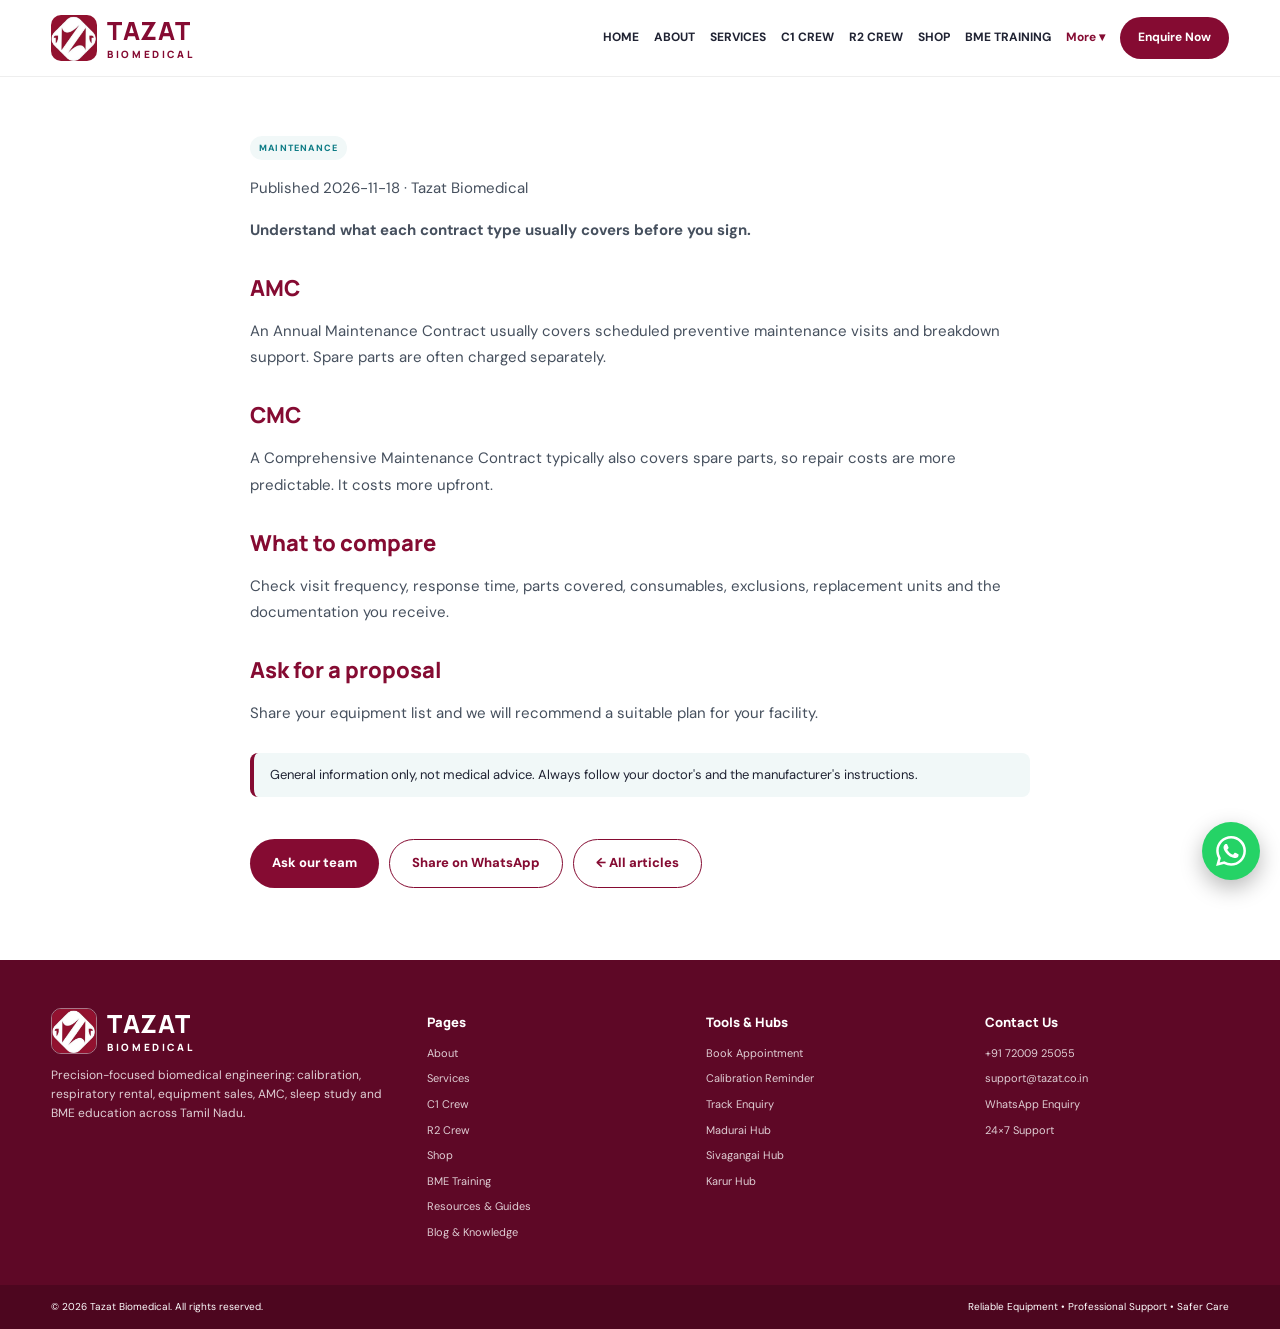
<file: blog-amc-vs-cmc-hospitals.html>
<!DOCTYPE html>
<html lang="en"><head><meta charset="UTF-8"><meta name="viewport" content="width=device-width, initial-scale=1.0">
<title>AMC vs CMC: Choosing a Maintenance Contract | TAZAT Biomedical</title><meta name="description" content="Understand what each contract type usually covers before you sign."><meta name="theme-color" content="#850b32">
<link rel="canonical" href="https://www.tazat.co.in/blog-amc-vs-cmc-hospitals.html"><meta property="og:type" content="article"><meta property="og:site_name" content="Tazat Biomedical"><meta property="og:title" content="AMC vs CMC: Choosing a Maintenance Contract | TAZAT Biomedical"><meta property="og:description" content="Understand what each contract type usually covers before you sign."><meta property="og:url" content="https://www.tazat.co.in/blog-amc-vs-cmc-hospitals.html"><meta name="twitter:card" content="summary">
<link rel="icon" type="image/png" href="assets/images/tazat-logo.png">
<link rel="preconnect" href="https://fonts.googleapis.com"><link rel="preconnect" href="https://fonts.gstatic.com" crossorigin>
<link href="https://fonts.googleapis.com/css2?family=DM+Sans:wght@400;500;600;700;800&family=Manrope:wght@400;500;600;700;800&display=swap" rel="stylesheet">
<link rel="stylesheet" href="style.css"><link rel="stylesheet" href="features.css"><script type="application/ld+json">{"@context": "https://schema.org", "@type": "LocalBusiness", "name": "Tazat Biomedical", "url": "https://www.tazat.co.in", "telephone": "+917200925055", "email": "support@tazat.co.in", "areaServed": ["Madurai", "Sivagangai", "Karur", "Tamil Nadu"], "address": {"@type": "PostalAddress", "addressRegion": "Tamil Nadu", "addressCountry": "IN"}, "openingHours": "Mo-Su 00:00-23:59", "description": "Biomedical calibration, respiratory equipment rental, sleep study, equipment sales, AMC and BME training."}</script><script type="application/ld+json">{"@context": "https://schema.org", "@type": "Article", "headline": "AMC vs CMC: Choosing a Maintenance Contract", "datePublished": "2026-11-18", "author": {"@type": "Organization", "name": "Tazat Biomedical"}, "publisher": {"@type": "Organization", "name": "Tazat Biomedical"}, "description": "Understand what each contract type usually covers before you sign."}</script><link rel="stylesheet" href="animations.css"></head>
<body><div id="pageLoader" aria-hidden="true"><div class="ld"><img src="assets/images/tazat-logo.png" alt=""><div class="ld-bar"><i></i></div></div></div>
<header class="header"><div class="container nav-wrap"><a class="brand " href="index.html" aria-label="TAZAT Biomedical home"><img class="brand-logo" src="assets/images/tazat-logo.png" alt="Tazat Biomedical logo" width="46" height="46"><span class="brand-name">TAZAT <small>BIOMEDICAL</small></span></a><button class="menu-toggle" id="menuToggle" aria-label="Open navigation" aria-expanded="false">☰</button><nav class="nav" id="mainNav"><a href="index.html" class="">Home</a><a href="about.html" class="">About</a><a href="services.html" class="">Services</a><a href="calibration.html" class="">C1 Crew</a><a href="respiratory.html" class="">R2 Crew</a><a href="shop.html" class="">Shop</a><a href="training.html" class="">BME Training</a><div class="dd"><button type="button" class="dd-btn active" id="ddBtn" aria-haspopup="true">More ▾</button><div class="dd-menu"><a href="resources.html" class="">Resources & Guides</a><a href="blog.html" class="active">Blog & Knowledge</a><a href="reminders.html" class="">Calibration Reminder</a><a href="book.html" class="">Book Appointment</a><a href="track.html" class="">Track Enquiry</a><a href="madurai.html" class="">Madurai Hub</a><a href="sivagangai.html" class="">Sivagangai Hub</a><a href="karur.html" class="">Karur Hub</a><a href="clients.html">Our Clients</a><a href="projects.html">Projects</a><a href="team.html">Our Team</a><a href="gallery.html">Equipment Gallery</a><a href="certifications.html">Certifications</a><a href="learning-centre.html">Learning Centre</a><a href="testimonials.html">Testimonials</a><a href="search.html">Explore &amp; Search</a></div></div><a href="contact.html" class="nav-cta ">Enquire Now</a></nav></div></header>
<main><article class="article"><span class="tag">MAINTENANCE</span><p class="meta">Published 2026-11-18 · Tazat Biomedical</p><p><b>Understand what each contract type usually covers before you sign.</b></p><h2>AMC</h2><p>An Annual Maintenance Contract usually covers scheduled preventive maintenance visits and breakdown support. Spare parts are often charged separately.</p><h2>CMC</h2><p>A Comprehensive Maintenance Contract typically also covers spare parts, so repair costs are more predictable. It costs more upfront.</p><h2>What to compare</h2><p>Check visit frequency, response time, parts covered, consumables, exclusions, replacement units and the documentation you receive.</p><h2>Ask for a proposal</h2><p>Share your equipment list and we will recommend a suitable plan for your facility.</p><div class="note">General information only, not medical advice. Always follow your doctor's and the manufacturer's instructions.</div><br><div class="row-actions"><a class="btn btn-primary" href="contact.html">Ask our team</a><a class="btn btn-outline" target="_blank" rel="noopener" href="https://wa.me/?text=AMC%20vs%20CMC:%20Choosing%20a%20Maintenance%20Contract%20-%20https://www.tazat.co.in/blog-amc-vs-cmc-hospitals.html">Share on WhatsApp</a><a class="btn btn-outline" href="blog.html">← All articles</a></div></article></main>
<footer class="footer"><div class="container footer-grid">
<div class="footer-brand"><a class="brand brand-light" href="index.html" aria-label="TAZAT Biomedical home"><img class="brand-logo" src="assets/images/tazat-logo.png" alt="Tazat Biomedical logo" width="46" height="46"><span class="brand-name">TAZAT <small>BIOMEDICAL</small></span></a><p>Precision-focused biomedical engineering: calibration, respiratory rental, equipment sales, AMC, sleep study and BME education across Tamil Nadu.</p></div>
<div><h4>Pages</h4><a href="about.html">About</a><a href="services.html">Services</a><a href="calibration.html">C1 Crew</a><a href="respiratory.html">R2 Crew</a><a href="shop.html">Shop</a><a href="training.html">BME Training</a><a href="resources.html">Resources & Guides</a><a href="blog.html">Blog & Knowledge</a></div>
<div><h4>Tools &amp; Hubs</h4><a href="book.html">Book Appointment</a><a href="reminders.html">Calibration Reminder</a><a href="track.html">Track Enquiry</a><a href="madurai.html">Madurai Hub</a><a href="sivagangai.html">Sivagangai Hub</a><a href="karur.html">Karur Hub</a></div>
<div><h4>Contact Us</h4><a href="tel:+917200925055">+91 72009 25055</a><a href="mailto:support@tazat.co.in">support@tazat.co.in</a><a href="https://wa.me/917200925055?text=Hello%20Tazat%20Biomedical%2C%20I%20would%20like%20to%20enquire%20about%20biomedical%20equipment%20services" target="_blank" rel="noopener">WhatsApp Enquiry</a><span>24×7 Support</span></div></div>
<div class="footer-bottom"><div class="container"><span>© <span id="year"></span> Tazat Biomedical. All rights reserved.</span><span>Reliable Equipment • Professional Support • Safer Care</span></div></div></footer>
<a class="wa-float" href="https://wa.me/917200925055?text=Hello%20Tazat%20Biomedical%2C%20I%20would%20like%20to%20enquire%20about%20biomedical%20equipment%20services" target="_blank" rel="noopener" aria-label="Chat on WhatsApp" title="Chat on WhatsApp"><svg viewBox="0 0 24 24" width="30" height="30" fill="currentColor" aria-hidden="true"><path d="M17.472 14.382c-.297-.149-1.758-.867-2.03-.967-.273-.099-.471-.148-.67.15-.197.297-.767.966-.94 1.164-.173.199-.347.223-.644.075-.297-.15-1.255-.463-2.39-1.475-.883-.788-1.48-1.761-1.653-2.059-.173-.297-.018-.458.13-.606.134-.133.298-.347.446-.52.149-.174.198-.298.298-.497.099-.198.05-.371-.025-.52-.075-.149-.669-1.612-.916-2.207-.242-.579-.487-.5-.669-.51-.173-.008-.371-.01-.57-.01-.198 0-.52.074-.792.372-.272.297-1.04 1.016-1.04 2.479 0 1.462 1.065 2.875 1.213 3.074.149.198 2.096 3.2 5.077 4.487.709.306 1.262.489 1.694.625.712.227 1.36.195 1.871.118.571-.085 1.758-.719 2.006-1.413.248-.694.248-1.289.173-1.413-.074-.124-.272-.198-.57-.347m-5.421 7.403h-.004a9.87 9.87 0 01-5.031-1.378l-.361-.214-3.741.982.998-3.648-.235-.374a9.86 9.86 0 01-1.51-5.26c.001-5.45 4.436-9.884 9.888-9.884 2.64 0 5.122 1.03 6.988 2.898a9.825 9.825 0 012.893 6.994c-.003 5.45-4.437 9.884-9.885 9.884m8.413-18.297A11.815 11.815 0 0012.05 0C5.495 0 .16 5.335.157 11.892c0 2.096.547 4.142 1.588 5.945L.057 24l6.305-1.654a11.882 11.882 0 005.683 1.448h.005c6.554 0 11.89-5.335 11.893-11.893a11.821 11.821 0 00-3.48-8.413Z"/></svg></a>
<div class="modal-backdrop hidden" id="modalBackdrop"><div class="modal" role="dialog" aria-modal="true"><button class="modal-close" id="modalClose" aria-label="Close">×</button><div id="modalContent"></div></div></div>
<button class="to-top" id="toTop" aria-label="Back to top">↑</button>
<script src="tazat-features.js"></script><script src="config.js"></script><script src="script.js"></script><script src="animations.js" defer></script></body></html>
</file>
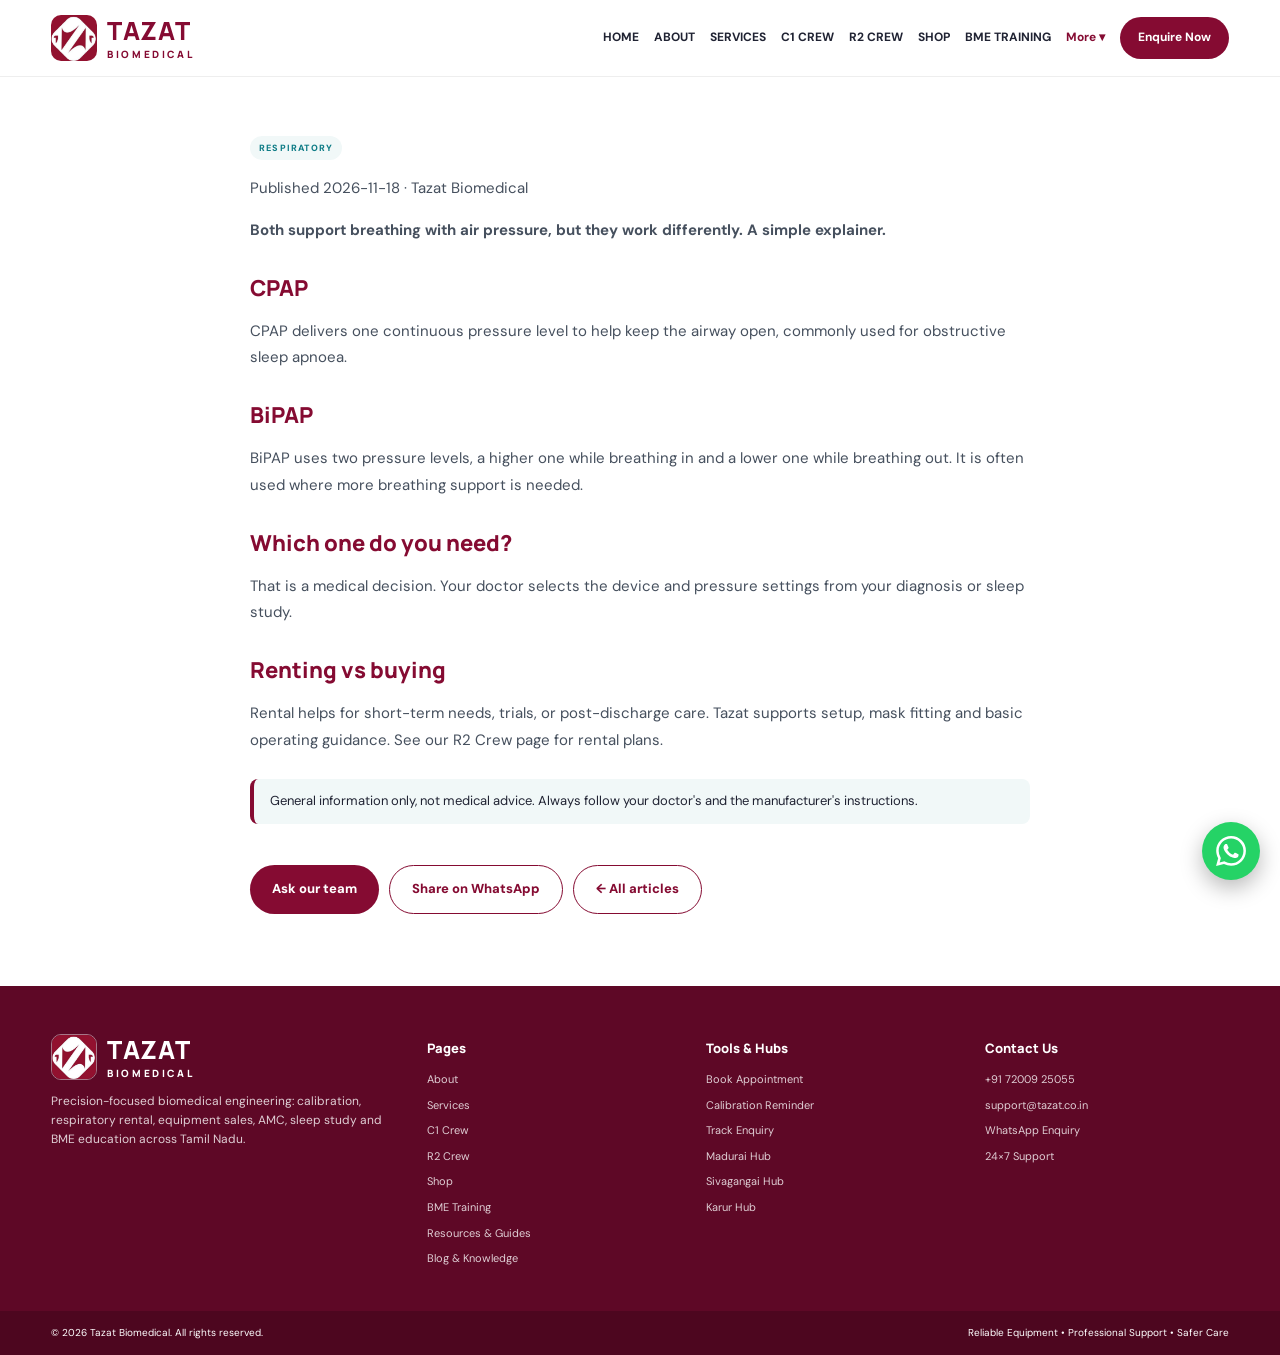
<file: blog-cpap-vs-bipap.html>
<!DOCTYPE html>
<html lang="en"><head><meta charset="UTF-8"><meta name="viewport" content="width=device-width, initial-scale=1.0">
<title>CPAP vs BiPAP: What Is the Difference? | TAZAT Biomedical</title><meta name="description" content="Both support breathing with air pressure, but they work differently. A simple explainer."><meta name="theme-color" content="#850b32">
<link rel="canonical" href="https://www.tazat.co.in/blog-cpap-vs-bipap.html"><meta property="og:type" content="article"><meta property="og:site_name" content="Tazat Biomedical"><meta property="og:title" content="CPAP vs BiPAP: What Is the Difference? | TAZAT Biomedical"><meta property="og:description" content="Both support breathing with air pressure, but they work differently. A simple explainer."><meta property="og:url" content="https://www.tazat.co.in/blog-cpap-vs-bipap.html"><meta name="twitter:card" content="summary">
<link rel="icon" type="image/png" href="assets/images/tazat-logo.png">
<link rel="preconnect" href="https://fonts.googleapis.com"><link rel="preconnect" href="https://fonts.gstatic.com" crossorigin>
<link href="https://fonts.googleapis.com/css2?family=DM+Sans:wght@400;500;600;700;800&family=Manrope:wght@400;500;600;700;800&display=swap" rel="stylesheet">
<link rel="stylesheet" href="style.css"><link rel="stylesheet" href="features.css"><script type="application/ld+json">{"@context": "https://schema.org", "@type": "LocalBusiness", "name": "Tazat Biomedical", "url": "https://www.tazat.co.in", "telephone": "+917200925055", "email": "support@tazat.co.in", "areaServed": ["Madurai", "Sivagangai", "Karur", "Tamil Nadu"], "address": {"@type": "PostalAddress", "addressRegion": "Tamil Nadu", "addressCountry": "IN"}, "openingHours": "Mo-Su 00:00-23:59", "description": "Biomedical calibration, respiratory equipment rental, sleep study, equipment sales, AMC and BME training."}</script><script type="application/ld+json">{"@context": "https://schema.org", "@type": "Article", "headline": "CPAP vs BiPAP: What Is the Difference?", "datePublished": "2026-11-18", "author": {"@type": "Organization", "name": "Tazat Biomedical"}, "publisher": {"@type": "Organization", "name": "Tazat Biomedical"}, "description": "Both support breathing with air pressure, but they work differently. A simple explainer."}</script><link rel="stylesheet" href="animations.css"></head>
<body><div id="pageLoader" aria-hidden="true"><div class="ld"><img src="assets/images/tazat-logo.png" alt=""><div class="ld-bar"><i></i></div></div></div>
<header class="header"><div class="container nav-wrap"><a class="brand " href="index.html" aria-label="TAZAT Biomedical home"><img class="brand-logo" src="assets/images/tazat-logo.png" alt="Tazat Biomedical logo" width="46" height="46"><span class="brand-name">TAZAT <small>BIOMEDICAL</small></span></a><button class="menu-toggle" id="menuToggle" aria-label="Open navigation" aria-expanded="false">☰</button><nav class="nav" id="mainNav"><a href="index.html" class="">Home</a><a href="about.html" class="">About</a><a href="services.html" class="">Services</a><a href="calibration.html" class="">C1 Crew</a><a href="respiratory.html" class="">R2 Crew</a><a href="shop.html" class="">Shop</a><a href="training.html" class="">BME Training</a><div class="dd"><button type="button" class="dd-btn active" id="ddBtn" aria-haspopup="true">More ▾</button><div class="dd-menu"><a href="resources.html" class="">Resources & Guides</a><a href="blog.html" class="active">Blog & Knowledge</a><a href="reminders.html" class="">Calibration Reminder</a><a href="book.html" class="">Book Appointment</a><a href="track.html" class="">Track Enquiry</a><a href="madurai.html" class="">Madurai Hub</a><a href="sivagangai.html" class="">Sivagangai Hub</a><a href="karur.html" class="">Karur Hub</a><a href="clients.html">Our Clients</a><a href="projects.html">Projects</a><a href="team.html">Our Team</a><a href="gallery.html">Equipment Gallery</a><a href="certifications.html">Certifications</a><a href="learning-centre.html">Learning Centre</a><a href="testimonials.html">Testimonials</a><a href="search.html">Explore &amp; Search</a></div></div><a href="contact.html" class="nav-cta ">Enquire Now</a></nav></div></header>
<main><article class="article"><span class="tag">RESPIRATORY</span><p class="meta">Published 2026-11-18 · Tazat Biomedical</p><p><b>Both support breathing with air pressure, but they work differently. A simple explainer.</b></p><h2>CPAP</h2><p>CPAP delivers one continuous pressure level to help keep the airway open, commonly used for obstructive sleep apnoea.</p><h2>BiPAP</h2><p>BiPAP uses two pressure levels, a higher one while breathing in and a lower one while breathing out. It is often used where more breathing support is needed.</p><h2>Which one do you need?</h2><p>That is a medical decision. Your doctor selects the device and pressure settings from your diagnosis or sleep study.</p><h2>Renting vs buying</h2><p>Rental helps for short-term needs, trials, or post-discharge care. Tazat supports setup, mask fitting and basic operating guidance. See our R2 Crew page for rental plans.</p><div class="note">General information only, not medical advice. Always follow your doctor's and the manufacturer's instructions.</div><br><div class="row-actions"><a class="btn btn-primary" href="contact.html">Ask our team</a><a class="btn btn-outline" target="_blank" rel="noopener" href="https://wa.me/?text=CPAP%20vs%20BiPAP:%20What%20Is%20the%20Difference?%20-%20https://www.tazat.co.in/blog-cpap-vs-bipap.html">Share on WhatsApp</a><a class="btn btn-outline" href="blog.html">← All articles</a></div></article></main>
<footer class="footer"><div class="container footer-grid">
<div class="footer-brand"><a class="brand brand-light" href="index.html" aria-label="TAZAT Biomedical home"><img class="brand-logo" src="assets/images/tazat-logo.png" alt="Tazat Biomedical logo" width="46" height="46"><span class="brand-name">TAZAT <small>BIOMEDICAL</small></span></a><p>Precision-focused biomedical engineering: calibration, respiratory rental, equipment sales, AMC, sleep study and BME education across Tamil Nadu.</p></div>
<div><h4>Pages</h4><a href="about.html">About</a><a href="services.html">Services</a><a href="calibration.html">C1 Crew</a><a href="respiratory.html">R2 Crew</a><a href="shop.html">Shop</a><a href="training.html">BME Training</a><a href="resources.html">Resources & Guides</a><a href="blog.html">Blog & Knowledge</a></div>
<div><h4>Tools &amp; Hubs</h4><a href="book.html">Book Appointment</a><a href="reminders.html">Calibration Reminder</a><a href="track.html">Track Enquiry</a><a href="madurai.html">Madurai Hub</a><a href="sivagangai.html">Sivagangai Hub</a><a href="karur.html">Karur Hub</a></div>
<div><h4>Contact Us</h4><a href="tel:+917200925055">+91 72009 25055</a><a href="mailto:support@tazat.co.in">support@tazat.co.in</a><a href="https://wa.me/917200925055?text=Hello%20Tazat%20Biomedical%2C%20I%20would%20like%20to%20enquire%20about%20biomedical%20equipment%20services" target="_blank" rel="noopener">WhatsApp Enquiry</a><span>24×7 Support</span></div></div>
<div class="footer-bottom"><div class="container"><span>© <span id="year"></span> Tazat Biomedical. All rights reserved.</span><span>Reliable Equipment • Professional Support • Safer Care</span></div></div></footer>
<a class="wa-float" href="https://wa.me/917200925055?text=Hello%20Tazat%20Biomedical%2C%20I%20would%20like%20to%20enquire%20about%20biomedical%20equipment%20services" target="_blank" rel="noopener" aria-label="Chat on WhatsApp" title="Chat on WhatsApp"><svg viewBox="0 0 24 24" width="30" height="30" fill="currentColor" aria-hidden="true"><path d="M17.472 14.382c-.297-.149-1.758-.867-2.03-.967-.273-.099-.471-.148-.67.15-.197.297-.767.966-.94 1.164-.173.199-.347.223-.644.075-.297-.15-1.255-.463-2.39-1.475-.883-.788-1.48-1.761-1.653-2.059-.173-.297-.018-.458.13-.606.134-.133.298-.347.446-.52.149-.174.198-.298.298-.497.099-.198.05-.371-.025-.52-.075-.149-.669-1.612-.916-2.207-.242-.579-.487-.5-.669-.51-.173-.008-.371-.01-.57-.01-.198 0-.52.074-.792.372-.272.297-1.04 1.016-1.04 2.479 0 1.462 1.065 2.875 1.213 3.074.149.198 2.096 3.2 5.077 4.487.709.306 1.262.489 1.694.625.712.227 1.36.195 1.871.118.571-.085 1.758-.719 2.006-1.413.248-.694.248-1.289.173-1.413-.074-.124-.272-.198-.57-.347m-5.421 7.403h-.004a9.87 9.87 0 01-5.031-1.378l-.361-.214-3.741.982.998-3.648-.235-.374a9.86 9.86 0 01-1.51-5.26c.001-5.45 4.436-9.884 9.888-9.884 2.64 0 5.122 1.03 6.988 2.898a9.825 9.825 0 012.893 6.994c-.003 5.45-4.437 9.884-9.885 9.884m8.413-18.297A11.815 11.815 0 0012.05 0C5.495 0 .16 5.335.157 11.892c0 2.096.547 4.142 1.588 5.945L.057 24l6.305-1.654a11.882 11.882 0 005.683 1.448h.005c6.554 0 11.89-5.335 11.893-11.893a11.821 11.821 0 00-3.48-8.413Z"/></svg></a>
<div class="modal-backdrop hidden" id="modalBackdrop"><div class="modal" role="dialog" aria-modal="true"><button class="modal-close" id="modalClose" aria-label="Close">×</button><div id="modalContent"></div></div></div>
<button class="to-top" id="toTop" aria-label="Back to top">↑</button>
<script src="tazat-features.js"></script><script src="config.js"></script><script src="script.js"></script><script src="animations.js" defer></script></body></html>
</file>
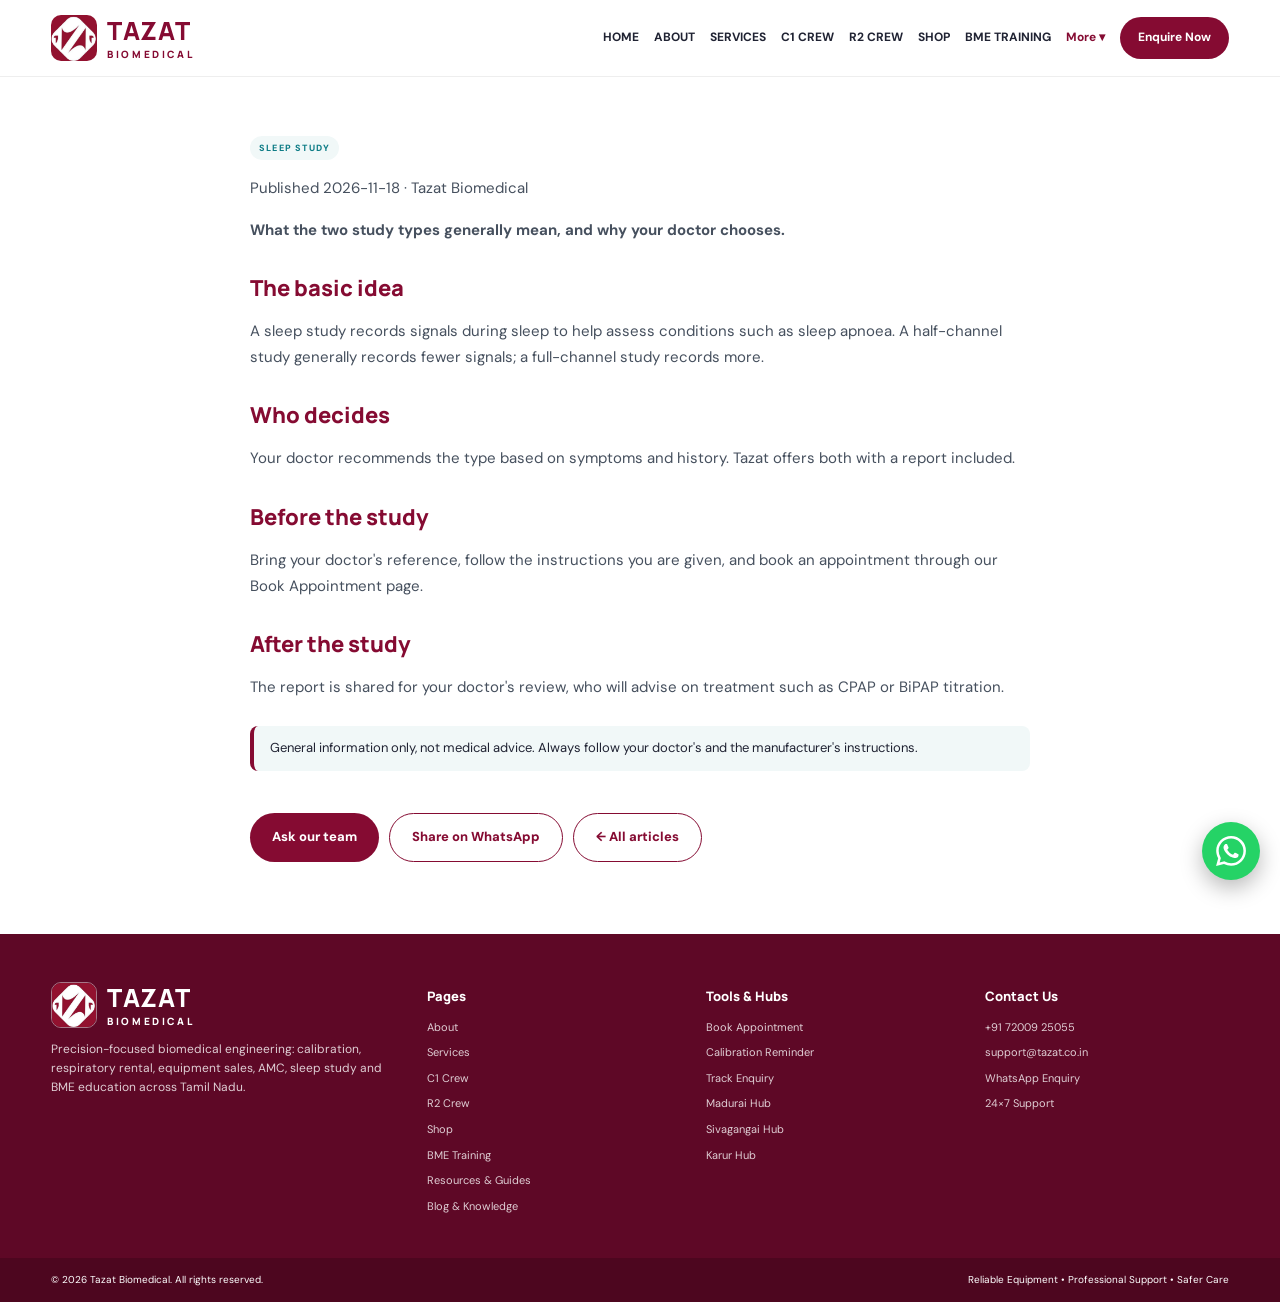
<file: blog-half-vs-full-channel-sleep-study.html>
<!DOCTYPE html>
<html lang="en"><head><meta charset="UTF-8"><meta name="viewport" content="width=device-width, initial-scale=1.0">
<title>Half vs Full Channel Sleep Study Explained | TAZAT Biomedical</title><meta name="description" content="What the two study types generally mean, and why your doctor chooses."><meta name="theme-color" content="#850b32">
<link rel="canonical" href="https://www.tazat.co.in/blog-half-vs-full-channel-sleep-study.html"><meta property="og:type" content="article"><meta property="og:site_name" content="Tazat Biomedical"><meta property="og:title" content="Half vs Full Channel Sleep Study Explained | TAZAT Biomedical"><meta property="og:description" content="What the two study types generally mean, and why your doctor chooses."><meta property="og:url" content="https://www.tazat.co.in/blog-half-vs-full-channel-sleep-study.html"><meta name="twitter:card" content="summary">
<link rel="icon" type="image/png" href="assets/images/tazat-logo.png">
<link rel="preconnect" href="https://fonts.googleapis.com"><link rel="preconnect" href="https://fonts.gstatic.com" crossorigin>
<link href="https://fonts.googleapis.com/css2?family=DM+Sans:wght@400;500;600;700;800&family=Manrope:wght@400;500;600;700;800&display=swap" rel="stylesheet">
<link rel="stylesheet" href="style.css"><link rel="stylesheet" href="features.css"><script type="application/ld+json">{"@context": "https://schema.org", "@type": "LocalBusiness", "name": "Tazat Biomedical", "url": "https://www.tazat.co.in", "telephone": "+917200925055", "email": "support@tazat.co.in", "areaServed": ["Madurai", "Sivagangai", "Karur", "Tamil Nadu"], "address": {"@type": "PostalAddress", "addressRegion": "Tamil Nadu", "addressCountry": "IN"}, "openingHours": "Mo-Su 00:00-23:59", "description": "Biomedical calibration, respiratory equipment rental, sleep study, equipment sales, AMC and BME training."}</script><script type="application/ld+json">{"@context": "https://schema.org", "@type": "Article", "headline": "Half vs Full Channel Sleep Study Explained", "datePublished": "2026-11-18", "author": {"@type": "Organization", "name": "Tazat Biomedical"}, "publisher": {"@type": "Organization", "name": "Tazat Biomedical"}, "description": "What the two study types generally mean, and why your doctor chooses."}</script><link rel="stylesheet" href="animations.css"></head>
<body><div id="pageLoader" aria-hidden="true"><div class="ld"><img src="assets/images/tazat-logo.png" alt=""><div class="ld-bar"><i></i></div></div></div>
<header class="header"><div class="container nav-wrap"><a class="brand " href="index.html" aria-label="TAZAT Biomedical home"><img class="brand-logo" src="assets/images/tazat-logo.png" alt="Tazat Biomedical logo" width="46" height="46"><span class="brand-name">TAZAT <small>BIOMEDICAL</small></span></a><button class="menu-toggle" id="menuToggle" aria-label="Open navigation" aria-expanded="false">☰</button><nav class="nav" id="mainNav"><a href="index.html" class="">Home</a><a href="about.html" class="">About</a><a href="services.html" class="">Services</a><a href="calibration.html" class="">C1 Crew</a><a href="respiratory.html" class="">R2 Crew</a><a href="shop.html" class="">Shop</a><a href="training.html" class="">BME Training</a><div class="dd"><button type="button" class="dd-btn active" id="ddBtn" aria-haspopup="true">More ▾</button><div class="dd-menu"><a href="resources.html" class="">Resources & Guides</a><a href="blog.html" class="active">Blog & Knowledge</a><a href="reminders.html" class="">Calibration Reminder</a><a href="book.html" class="">Book Appointment</a><a href="track.html" class="">Track Enquiry</a><a href="madurai.html" class="">Madurai Hub</a><a href="sivagangai.html" class="">Sivagangai Hub</a><a href="karur.html" class="">Karur Hub</a><a href="clients.html">Our Clients</a><a href="projects.html">Projects</a><a href="team.html">Our Team</a><a href="gallery.html">Equipment Gallery</a><a href="certifications.html">Certifications</a><a href="learning-centre.html">Learning Centre</a><a href="testimonials.html">Testimonials</a><a href="search.html">Explore &amp; Search</a></div></div><a href="contact.html" class="nav-cta ">Enquire Now</a></nav></div></header>
<main><article class="article"><span class="tag">SLEEP STUDY</span><p class="meta">Published 2026-11-18 · Tazat Biomedical</p><p><b>What the two study types generally mean, and why your doctor chooses.</b></p><h2>The basic idea</h2><p>A sleep study records signals during sleep to help assess conditions such as sleep apnoea. A half-channel study generally records fewer signals; a full-channel study records more.</p><h2>Who decides</h2><p>Your doctor recommends the type based on symptoms and history. Tazat offers both with a report included.</p><h2>Before the study</h2><p>Bring your doctor's reference, follow the instructions you are given, and book an appointment through our Book Appointment page.</p><h2>After the study</h2><p>The report is shared for your doctor's review, who will advise on treatment such as CPAP or BiPAP titration.</p><div class="note">General information only, not medical advice. Always follow your doctor's and the manufacturer's instructions.</div><br><div class="row-actions"><a class="btn btn-primary" href="contact.html">Ask our team</a><a class="btn btn-outline" target="_blank" rel="noopener" href="https://wa.me/?text=Half%20vs%20Full%20Channel%20Sleep%20Study%20Explained%20-%20https://www.tazat.co.in/blog-half-vs-full-channel-sleep-study.html">Share on WhatsApp</a><a class="btn btn-outline" href="blog.html">← All articles</a></div></article></main>
<footer class="footer"><div class="container footer-grid">
<div class="footer-brand"><a class="brand brand-light" href="index.html" aria-label="TAZAT Biomedical home"><img class="brand-logo" src="assets/images/tazat-logo.png" alt="Tazat Biomedical logo" width="46" height="46"><span class="brand-name">TAZAT <small>BIOMEDICAL</small></span></a><p>Precision-focused biomedical engineering: calibration, respiratory rental, equipment sales, AMC, sleep study and BME education across Tamil Nadu.</p></div>
<div><h4>Pages</h4><a href="about.html">About</a><a href="services.html">Services</a><a href="calibration.html">C1 Crew</a><a href="respiratory.html">R2 Crew</a><a href="shop.html">Shop</a><a href="training.html">BME Training</a><a href="resources.html">Resources & Guides</a><a href="blog.html">Blog & Knowledge</a></div>
<div><h4>Tools &amp; Hubs</h4><a href="book.html">Book Appointment</a><a href="reminders.html">Calibration Reminder</a><a href="track.html">Track Enquiry</a><a href="madurai.html">Madurai Hub</a><a href="sivagangai.html">Sivagangai Hub</a><a href="karur.html">Karur Hub</a></div>
<div><h4>Contact Us</h4><a href="tel:+917200925055">+91 72009 25055</a><a href="mailto:support@tazat.co.in">support@tazat.co.in</a><a href="https://wa.me/917200925055?text=Hello%20Tazat%20Biomedical%2C%20I%20would%20like%20to%20enquire%20about%20biomedical%20equipment%20services" target="_blank" rel="noopener">WhatsApp Enquiry</a><span>24×7 Support</span></div></div>
<div class="footer-bottom"><div class="container"><span>© <span id="year"></span> Tazat Biomedical. All rights reserved.</span><span>Reliable Equipment • Professional Support • Safer Care</span></div></div></footer>
<a class="wa-float" href="https://wa.me/917200925055?text=Hello%20Tazat%20Biomedical%2C%20I%20would%20like%20to%20enquire%20about%20biomedical%20equipment%20services" target="_blank" rel="noopener" aria-label="Chat on WhatsApp" title="Chat on WhatsApp"><svg viewBox="0 0 24 24" width="30" height="30" fill="currentColor" aria-hidden="true"><path d="M17.472 14.382c-.297-.149-1.758-.867-2.03-.967-.273-.099-.471-.148-.67.15-.197.297-.767.966-.94 1.164-.173.199-.347.223-.644.075-.297-.15-1.255-.463-2.39-1.475-.883-.788-1.48-1.761-1.653-2.059-.173-.297-.018-.458.13-.606.134-.133.298-.347.446-.52.149-.174.198-.298.298-.497.099-.198.05-.371-.025-.52-.075-.149-.669-1.612-.916-2.207-.242-.579-.487-.5-.669-.51-.173-.008-.371-.01-.57-.01-.198 0-.52.074-.792.372-.272.297-1.04 1.016-1.04 2.479 0 1.462 1.065 2.875 1.213 3.074.149.198 2.096 3.2 5.077 4.487.709.306 1.262.489 1.694.625.712.227 1.36.195 1.871.118.571-.085 1.758-.719 2.006-1.413.248-.694.248-1.289.173-1.413-.074-.124-.272-.198-.57-.347m-5.421 7.403h-.004a9.87 9.87 0 01-5.031-1.378l-.361-.214-3.741.982.998-3.648-.235-.374a9.86 9.86 0 01-1.51-5.26c.001-5.45 4.436-9.884 9.888-9.884 2.64 0 5.122 1.03 6.988 2.898a9.825 9.825 0 012.893 6.994c-.003 5.45-4.437 9.884-9.885 9.884m8.413-18.297A11.815 11.815 0 0012.05 0C5.495 0 .16 5.335.157 11.892c0 2.096.547 4.142 1.588 5.945L.057 24l6.305-1.654a11.882 11.882 0 005.683 1.448h.005c6.554 0 11.89-5.335 11.893-11.893a11.821 11.821 0 00-3.48-8.413Z"/></svg></a>
<div class="modal-backdrop hidden" id="modalBackdrop"><div class="modal" role="dialog" aria-modal="true"><button class="modal-close" id="modalClose" aria-label="Close">×</button><div id="modalContent"></div></div></div>
<button class="to-top" id="toTop" aria-label="Back to top">↑</button>
<script src="tazat-features.js"></script><script src="config.js"></script><script src="script.js"></script><script src="animations.js" defer></script></body></html>
</file>
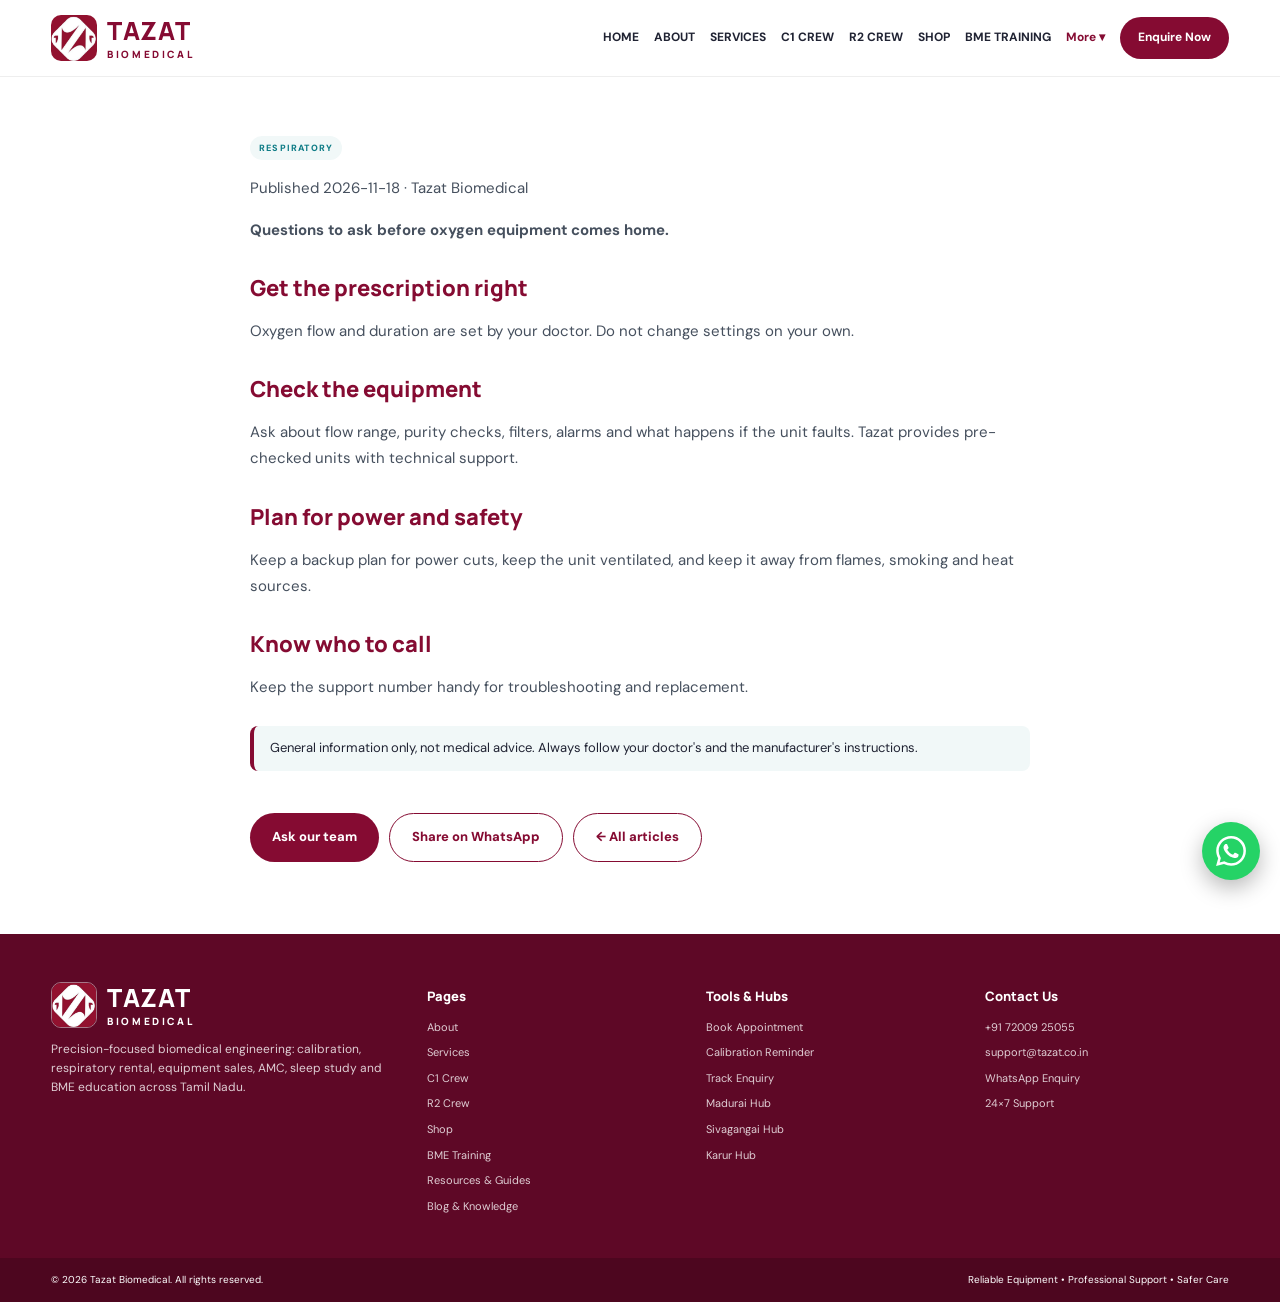
<file: blog-home-oxygen-concentrator-checklist.html>
<!DOCTYPE html>
<html lang="en"><head><meta charset="UTF-8"><meta name="viewport" content="width=device-width, initial-scale=1.0">
<title>Renting a Home Oxygen Concentrator: A Checklist | TAZAT Biomedical</title><meta name="description" content="Questions to ask before oxygen equipment comes home."><meta name="theme-color" content="#850b32">
<link rel="canonical" href="https://www.tazat.co.in/blog-home-oxygen-concentrator-checklist.html"><meta property="og:type" content="article"><meta property="og:site_name" content="Tazat Biomedical"><meta property="og:title" content="Renting a Home Oxygen Concentrator: A Checklist | TAZAT Biomedical"><meta property="og:description" content="Questions to ask before oxygen equipment comes home."><meta property="og:url" content="https://www.tazat.co.in/blog-home-oxygen-concentrator-checklist.html"><meta name="twitter:card" content="summary">
<link rel="icon" type="image/png" href="assets/images/tazat-logo.png">
<link rel="preconnect" href="https://fonts.googleapis.com"><link rel="preconnect" href="https://fonts.gstatic.com" crossorigin>
<link href="https://fonts.googleapis.com/css2?family=DM+Sans:wght@400;500;600;700;800&family=Manrope:wght@400;500;600;700;800&display=swap" rel="stylesheet">
<link rel="stylesheet" href="style.css"><link rel="stylesheet" href="features.css"><script type="application/ld+json">{"@context": "https://schema.org", "@type": "LocalBusiness", "name": "Tazat Biomedical", "url": "https://www.tazat.co.in", "telephone": "+917200925055", "email": "support@tazat.co.in", "areaServed": ["Madurai", "Sivagangai", "Karur", "Tamil Nadu"], "address": {"@type": "PostalAddress", "addressRegion": "Tamil Nadu", "addressCountry": "IN"}, "openingHours": "Mo-Su 00:00-23:59", "description": "Biomedical calibration, respiratory equipment rental, sleep study, equipment sales, AMC and BME training."}</script><script type="application/ld+json">{"@context": "https://schema.org", "@type": "Article", "headline": "Renting a Home Oxygen Concentrator: A Checklist", "datePublished": "2026-11-18", "author": {"@type": "Organization", "name": "Tazat Biomedical"}, "publisher": {"@type": "Organization", "name": "Tazat Biomedical"}, "description": "Questions to ask before oxygen equipment comes home."}</script><link rel="stylesheet" href="animations.css"></head>
<body><div id="pageLoader" aria-hidden="true"><div class="ld"><img src="assets/images/tazat-logo.png" alt=""><div class="ld-bar"><i></i></div></div></div>
<header class="header"><div class="container nav-wrap"><a class="brand " href="index.html" aria-label="TAZAT Biomedical home"><img class="brand-logo" src="assets/images/tazat-logo.png" alt="Tazat Biomedical logo" width="46" height="46"><span class="brand-name">TAZAT <small>BIOMEDICAL</small></span></a><button class="menu-toggle" id="menuToggle" aria-label="Open navigation" aria-expanded="false">☰</button><nav class="nav" id="mainNav"><a href="index.html" class="">Home</a><a href="about.html" class="">About</a><a href="services.html" class="">Services</a><a href="calibration.html" class="">C1 Crew</a><a href="respiratory.html" class="">R2 Crew</a><a href="shop.html" class="">Shop</a><a href="training.html" class="">BME Training</a><div class="dd"><button type="button" class="dd-btn active" id="ddBtn" aria-haspopup="true">More ▾</button><div class="dd-menu"><a href="resources.html" class="">Resources & Guides</a><a href="blog.html" class="active">Blog & Knowledge</a><a href="reminders.html" class="">Calibration Reminder</a><a href="book.html" class="">Book Appointment</a><a href="track.html" class="">Track Enquiry</a><a href="madurai.html" class="">Madurai Hub</a><a href="sivagangai.html" class="">Sivagangai Hub</a><a href="karur.html" class="">Karur Hub</a><a href="clients.html">Our Clients</a><a href="projects.html">Projects</a><a href="team.html">Our Team</a><a href="gallery.html">Equipment Gallery</a><a href="certifications.html">Certifications</a><a href="learning-centre.html">Learning Centre</a><a href="testimonials.html">Testimonials</a><a href="search.html">Explore &amp; Search</a></div></div><a href="contact.html" class="nav-cta ">Enquire Now</a></nav></div></header>
<main><article class="article"><span class="tag">RESPIRATORY</span><p class="meta">Published 2026-11-18 · Tazat Biomedical</p><p><b>Questions to ask before oxygen equipment comes home.</b></p><h2>Get the prescription right</h2><p>Oxygen flow and duration are set by your doctor. Do not change settings on your own.</p><h2>Check the equipment</h2><p>Ask about flow range, purity checks, filters, alarms and what happens if the unit faults. Tazat provides pre-checked units with technical support.</p><h2>Plan for power and safety</h2><p>Keep a backup plan for power cuts, keep the unit ventilated, and keep it away from flames, smoking and heat sources.</p><h2>Know who to call</h2><p>Keep the support number handy for troubleshooting and replacement.</p><div class="note">General information only, not medical advice. Always follow your doctor's and the manufacturer's instructions.</div><br><div class="row-actions"><a class="btn btn-primary" href="contact.html">Ask our team</a><a class="btn btn-outline" target="_blank" rel="noopener" href="https://wa.me/?text=Renting%20a%20Home%20Oxygen%20Concentrator:%20A%20Checklist%20-%20https://www.tazat.co.in/blog-home-oxygen-concentrator-checklist.html">Share on WhatsApp</a><a class="btn btn-outline" href="blog.html">← All articles</a></div></article></main>
<footer class="footer"><div class="container footer-grid">
<div class="footer-brand"><a class="brand brand-light" href="index.html" aria-label="TAZAT Biomedical home"><img class="brand-logo" src="assets/images/tazat-logo.png" alt="Tazat Biomedical logo" width="46" height="46"><span class="brand-name">TAZAT <small>BIOMEDICAL</small></span></a><p>Precision-focused biomedical engineering: calibration, respiratory rental, equipment sales, AMC, sleep study and BME education across Tamil Nadu.</p></div>
<div><h4>Pages</h4><a href="about.html">About</a><a href="services.html">Services</a><a href="calibration.html">C1 Crew</a><a href="respiratory.html">R2 Crew</a><a href="shop.html">Shop</a><a href="training.html">BME Training</a><a href="resources.html">Resources & Guides</a><a href="blog.html">Blog & Knowledge</a></div>
<div><h4>Tools &amp; Hubs</h4><a href="book.html">Book Appointment</a><a href="reminders.html">Calibration Reminder</a><a href="track.html">Track Enquiry</a><a href="madurai.html">Madurai Hub</a><a href="sivagangai.html">Sivagangai Hub</a><a href="karur.html">Karur Hub</a></div>
<div><h4>Contact Us</h4><a href="tel:+917200925055">+91 72009 25055</a><a href="mailto:support@tazat.co.in">support@tazat.co.in</a><a href="https://wa.me/917200925055?text=Hello%20Tazat%20Biomedical%2C%20I%20would%20like%20to%20enquire%20about%20biomedical%20equipment%20services" target="_blank" rel="noopener">WhatsApp Enquiry</a><span>24×7 Support</span></div></div>
<div class="footer-bottom"><div class="container"><span>© <span id="year"></span> Tazat Biomedical. All rights reserved.</span><span>Reliable Equipment • Professional Support • Safer Care</span></div></div></footer>
<a class="wa-float" href="https://wa.me/917200925055?text=Hello%20Tazat%20Biomedical%2C%20I%20would%20like%20to%20enquire%20about%20biomedical%20equipment%20services" target="_blank" rel="noopener" aria-label="Chat on WhatsApp" title="Chat on WhatsApp"><svg viewBox="0 0 24 24" width="30" height="30" fill="currentColor" aria-hidden="true"><path d="M17.472 14.382c-.297-.149-1.758-.867-2.03-.967-.273-.099-.471-.148-.67.15-.197.297-.767.966-.94 1.164-.173.199-.347.223-.644.075-.297-.15-1.255-.463-2.39-1.475-.883-.788-1.48-1.761-1.653-2.059-.173-.297-.018-.458.13-.606.134-.133.298-.347.446-.52.149-.174.198-.298.298-.497.099-.198.05-.371-.025-.52-.075-.149-.669-1.612-.916-2.207-.242-.579-.487-.5-.669-.51-.173-.008-.371-.01-.57-.01-.198 0-.52.074-.792.372-.272.297-1.04 1.016-1.04 2.479 0 1.462 1.065 2.875 1.213 3.074.149.198 2.096 3.2 5.077 4.487.709.306 1.262.489 1.694.625.712.227 1.36.195 1.871.118.571-.085 1.758-.719 2.006-1.413.248-.694.248-1.289.173-1.413-.074-.124-.272-.198-.57-.347m-5.421 7.403h-.004a9.87 9.87 0 01-5.031-1.378l-.361-.214-3.741.982.998-3.648-.235-.374a9.86 9.86 0 01-1.51-5.26c.001-5.45 4.436-9.884 9.888-9.884 2.64 0 5.122 1.03 6.988 2.898a9.825 9.825 0 012.893 6.994c-.003 5.45-4.437 9.884-9.885 9.884m8.413-18.297A11.815 11.815 0 0012.05 0C5.495 0 .16 5.335.157 11.892c0 2.096.547 4.142 1.588 5.945L.057 24l6.305-1.654a11.882 11.882 0 005.683 1.448h.005c6.554 0 11.89-5.335 11.893-11.893a11.821 11.821 0 00-3.48-8.413Z"/></svg></a>
<div class="modal-backdrop hidden" id="modalBackdrop"><div class="modal" role="dialog" aria-modal="true"><button class="modal-close" id="modalClose" aria-label="Close">×</button><div id="modalContent"></div></div></div>
<button class="to-top" id="toTop" aria-label="Back to top">↑</button>
<script src="tazat-features.js"></script><script src="config.js"></script><script src="script.js"></script><script src="animations.js" defer></script></body></html>
</file>
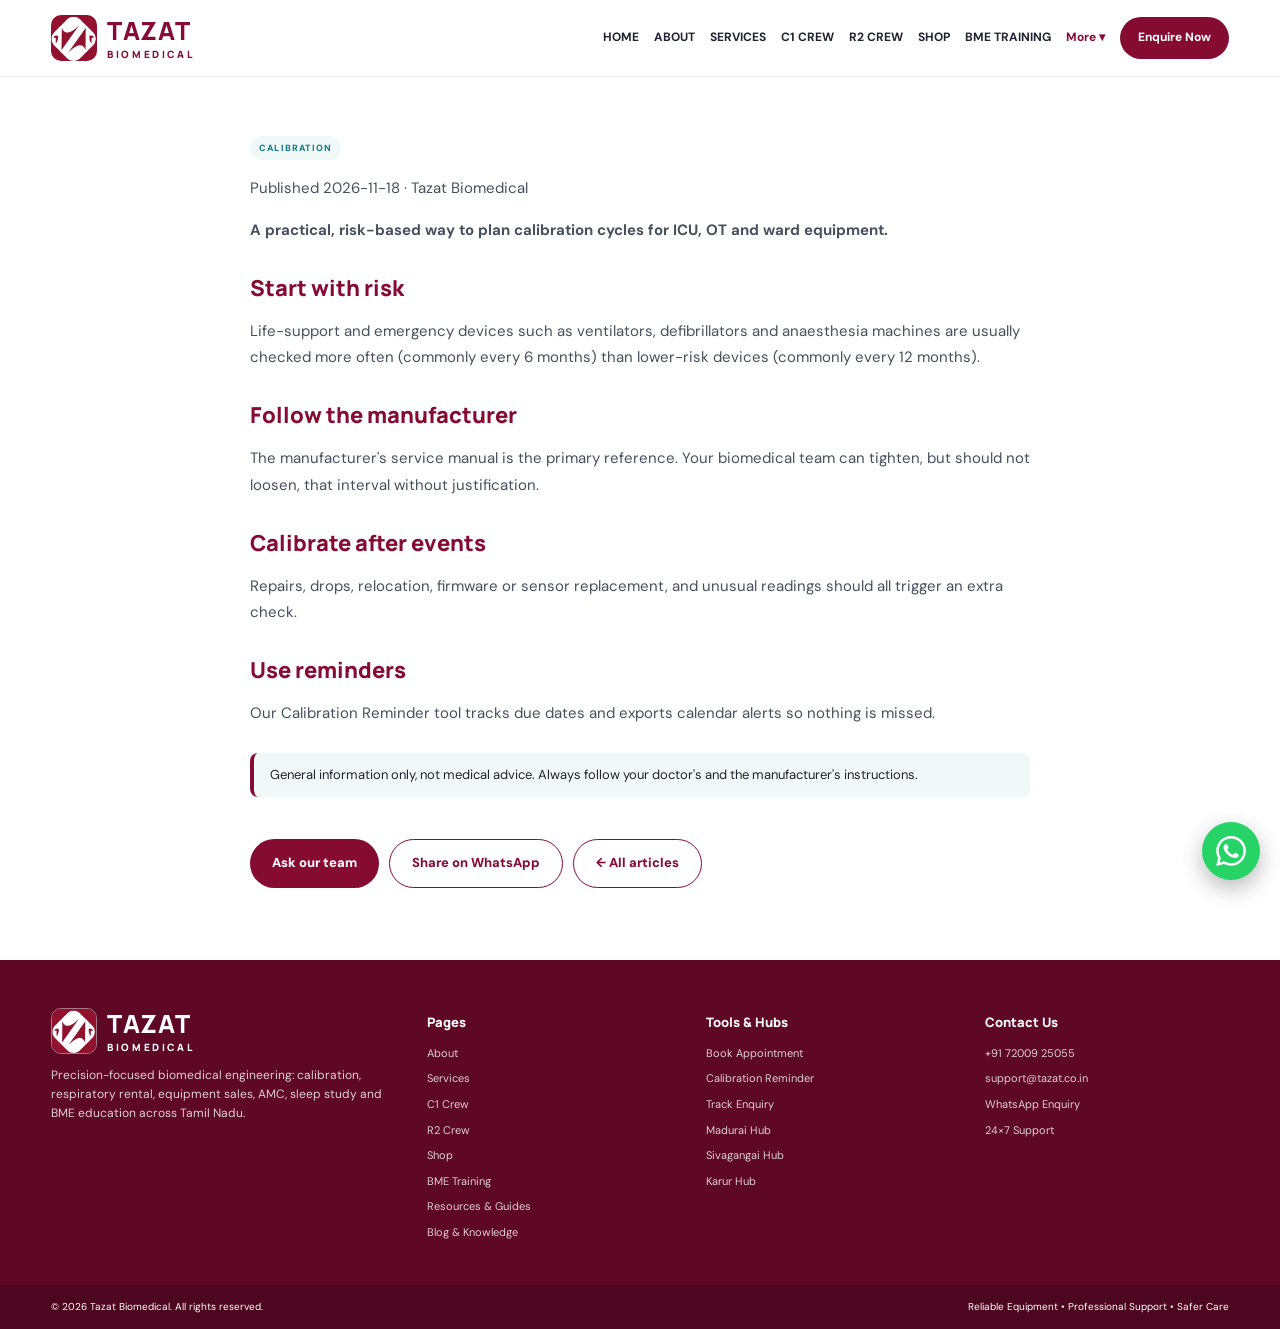
<file: blog-how-often-calibrate-hospital-equipment.html>
<!DOCTYPE html>
<html lang="en"><head><meta charset="UTF-8"><meta name="viewport" content="width=device-width, initial-scale=1.0">
<title>How Often Should Hospital Equipment Be Calibrated? | TAZAT Biomedical</title><meta name="description" content="A practical, risk-based way to plan calibration cycles for ICU, OT and ward equipment."><meta name="theme-color" content="#850b32">
<link rel="canonical" href="https://www.tazat.co.in/blog-how-often-calibrate-hospital-equipment.html"><meta property="og:type" content="article"><meta property="og:site_name" content="Tazat Biomedical"><meta property="og:title" content="How Often Should Hospital Equipment Be Calibrated? | TAZAT Biomedical"><meta property="og:description" content="A practical, risk-based way to plan calibration cycles for ICU, OT and ward equipment."><meta property="og:url" content="https://www.tazat.co.in/blog-how-often-calibrate-hospital-equipment.html"><meta name="twitter:card" content="summary">
<link rel="icon" type="image/png" href="assets/images/tazat-logo.png">
<link rel="preconnect" href="https://fonts.googleapis.com"><link rel="preconnect" href="https://fonts.gstatic.com" crossorigin>
<link href="https://fonts.googleapis.com/css2?family=DM+Sans:wght@400;500;600;700;800&family=Manrope:wght@400;500;600;700;800&display=swap" rel="stylesheet">
<link rel="stylesheet" href="style.css"><link rel="stylesheet" href="features.css"><script type="application/ld+json">{"@context": "https://schema.org", "@type": "LocalBusiness", "name": "Tazat Biomedical", "url": "https://www.tazat.co.in", "telephone": "+917200925055", "email": "support@tazat.co.in", "areaServed": ["Madurai", "Sivagangai", "Karur", "Tamil Nadu"], "address": {"@type": "PostalAddress", "addressRegion": "Tamil Nadu", "addressCountry": "IN"}, "openingHours": "Mo-Su 00:00-23:59", "description": "Biomedical calibration, respiratory equipment rental, sleep study, equipment sales, AMC and BME training."}</script><script type="application/ld+json">{"@context": "https://schema.org", "@type": "Article", "headline": "How Often Should Hospital Equipment Be Calibrated?", "datePublished": "2026-11-18", "author": {"@type": "Organization", "name": "Tazat Biomedical"}, "publisher": {"@type": "Organization", "name": "Tazat Biomedical"}, "description": "A practical, risk-based way to plan calibration cycles for ICU, OT and ward equipment."}</script><link rel="stylesheet" href="animations.css"></head>
<body><div id="pageLoader" aria-hidden="true"><div class="ld"><img src="assets/images/tazat-logo.png" alt=""><div class="ld-bar"><i></i></div></div></div>
<header class="header"><div class="container nav-wrap"><a class="brand " href="index.html" aria-label="TAZAT Biomedical home"><img class="brand-logo" src="assets/images/tazat-logo.png" alt="Tazat Biomedical logo" width="46" height="46"><span class="brand-name">TAZAT <small>BIOMEDICAL</small></span></a><button class="menu-toggle" id="menuToggle" aria-label="Open navigation" aria-expanded="false">☰</button><nav class="nav" id="mainNav"><a href="index.html" class="">Home</a><a href="about.html" class="">About</a><a href="services.html" class="">Services</a><a href="calibration.html" class="">C1 Crew</a><a href="respiratory.html" class="">R2 Crew</a><a href="shop.html" class="">Shop</a><a href="training.html" class="">BME Training</a><div class="dd"><button type="button" class="dd-btn active" id="ddBtn" aria-haspopup="true">More ▾</button><div class="dd-menu"><a href="resources.html" class="">Resources & Guides</a><a href="blog.html" class="active">Blog & Knowledge</a><a href="reminders.html" class="">Calibration Reminder</a><a href="book.html" class="">Book Appointment</a><a href="track.html" class="">Track Enquiry</a><a href="madurai.html" class="">Madurai Hub</a><a href="sivagangai.html" class="">Sivagangai Hub</a><a href="karur.html" class="">Karur Hub</a><a href="clients.html">Our Clients</a><a href="projects.html">Projects</a><a href="team.html">Our Team</a><a href="gallery.html">Equipment Gallery</a><a href="certifications.html">Certifications</a><a href="learning-centre.html">Learning Centre</a><a href="testimonials.html">Testimonials</a><a href="search.html">Explore &amp; Search</a></div></div><a href="contact.html" class="nav-cta ">Enquire Now</a></nav></div></header>
<main><article class="article"><span class="tag">CALIBRATION</span><p class="meta">Published 2026-11-18 · Tazat Biomedical</p><p><b>A practical, risk-based way to plan calibration cycles for ICU, OT and ward equipment.</b></p><h2>Start with risk</h2><p>Life-support and emergency devices such as ventilators, defibrillators and anaesthesia machines are usually checked more often (commonly every 6 months) than lower-risk devices (commonly every 12 months).</p><h2>Follow the manufacturer</h2><p>The manufacturer's service manual is the primary reference. Your biomedical team can tighten, but should not loosen, that interval without justification.</p><h2>Calibrate after events</h2><p>Repairs, drops, relocation, firmware or sensor replacement, and unusual readings should all trigger an extra check.</p><h2>Use reminders</h2><p>Our Calibration Reminder tool tracks due dates and exports calendar alerts so nothing is missed.</p><div class="note">General information only, not medical advice. Always follow your doctor's and the manufacturer's instructions.</div><br><div class="row-actions"><a class="btn btn-primary" href="contact.html">Ask our team</a><a class="btn btn-outline" target="_blank" rel="noopener" href="https://wa.me/?text=How%20Often%20Should%20Hospital%20Equipment%20Be%20Calibrated?%20-%20https://www.tazat.co.in/blog-how-often-calibrate-hospital-equipment.html">Share on WhatsApp</a><a class="btn btn-outline" href="blog.html">← All articles</a></div></article></main>
<footer class="footer"><div class="container footer-grid">
<div class="footer-brand"><a class="brand brand-light" href="index.html" aria-label="TAZAT Biomedical home"><img class="brand-logo" src="assets/images/tazat-logo.png" alt="Tazat Biomedical logo" width="46" height="46"><span class="brand-name">TAZAT <small>BIOMEDICAL</small></span></a><p>Precision-focused biomedical engineering: calibration, respiratory rental, equipment sales, AMC, sleep study and BME education across Tamil Nadu.</p></div>
<div><h4>Pages</h4><a href="about.html">About</a><a href="services.html">Services</a><a href="calibration.html">C1 Crew</a><a href="respiratory.html">R2 Crew</a><a href="shop.html">Shop</a><a href="training.html">BME Training</a><a href="resources.html">Resources & Guides</a><a href="blog.html">Blog & Knowledge</a></div>
<div><h4>Tools &amp; Hubs</h4><a href="book.html">Book Appointment</a><a href="reminders.html">Calibration Reminder</a><a href="track.html">Track Enquiry</a><a href="madurai.html">Madurai Hub</a><a href="sivagangai.html">Sivagangai Hub</a><a href="karur.html">Karur Hub</a></div>
<div><h4>Contact Us</h4><a href="tel:+917200925055">+91 72009 25055</a><a href="mailto:support@tazat.co.in">support@tazat.co.in</a><a href="https://wa.me/917200925055?text=Hello%20Tazat%20Biomedical%2C%20I%20would%20like%20to%20enquire%20about%20biomedical%20equipment%20services" target="_blank" rel="noopener">WhatsApp Enquiry</a><span>24×7 Support</span></div></div>
<div class="footer-bottom"><div class="container"><span>© <span id="year"></span> Tazat Biomedical. All rights reserved.</span><span>Reliable Equipment • Professional Support • Safer Care</span></div></div></footer>
<a class="wa-float" href="https://wa.me/917200925055?text=Hello%20Tazat%20Biomedical%2C%20I%20would%20like%20to%20enquire%20about%20biomedical%20equipment%20services" target="_blank" rel="noopener" aria-label="Chat on WhatsApp" title="Chat on WhatsApp"><svg viewBox="0 0 24 24" width="30" height="30" fill="currentColor" aria-hidden="true"><path d="M17.472 14.382c-.297-.149-1.758-.867-2.03-.967-.273-.099-.471-.148-.67.15-.197.297-.767.966-.94 1.164-.173.199-.347.223-.644.075-.297-.15-1.255-.463-2.39-1.475-.883-.788-1.48-1.761-1.653-2.059-.173-.297-.018-.458.13-.606.134-.133.298-.347.446-.52.149-.174.198-.298.298-.497.099-.198.05-.371-.025-.52-.075-.149-.669-1.612-.916-2.207-.242-.579-.487-.5-.669-.51-.173-.008-.371-.01-.57-.01-.198 0-.52.074-.792.372-.272.297-1.04 1.016-1.04 2.479 0 1.462 1.065 2.875 1.213 3.074.149.198 2.096 3.2 5.077 4.487.709.306 1.262.489 1.694.625.712.227 1.36.195 1.871.118.571-.085 1.758-.719 2.006-1.413.248-.694.248-1.289.173-1.413-.074-.124-.272-.198-.57-.347m-5.421 7.403h-.004a9.87 9.87 0 01-5.031-1.378l-.361-.214-3.741.982.998-3.648-.235-.374a9.86 9.86 0 01-1.51-5.26c.001-5.45 4.436-9.884 9.888-9.884 2.64 0 5.122 1.03 6.988 2.898a9.825 9.825 0 012.893 6.994c-.003 5.45-4.437 9.884-9.885 9.884m8.413-18.297A11.815 11.815 0 0012.05 0C5.495 0 .16 5.335.157 11.892c0 2.096.547 4.142 1.588 5.945L.057 24l6.305-1.654a11.882 11.882 0 005.683 1.448h.005c6.554 0 11.89-5.335 11.893-11.893a11.821 11.821 0 00-3.48-8.413Z"/></svg></a>
<div class="modal-backdrop hidden" id="modalBackdrop"><div class="modal" role="dialog" aria-modal="true"><button class="modal-close" id="modalClose" aria-label="Close">×</button><div id="modalContent"></div></div></div>
<button class="to-top" id="toTop" aria-label="Back to top">↑</button>
<script src="tazat-features.js"></script><script src="config.js"></script><script src="script.js"></script><script src="animations.js" defer></script></body></html>
</file>
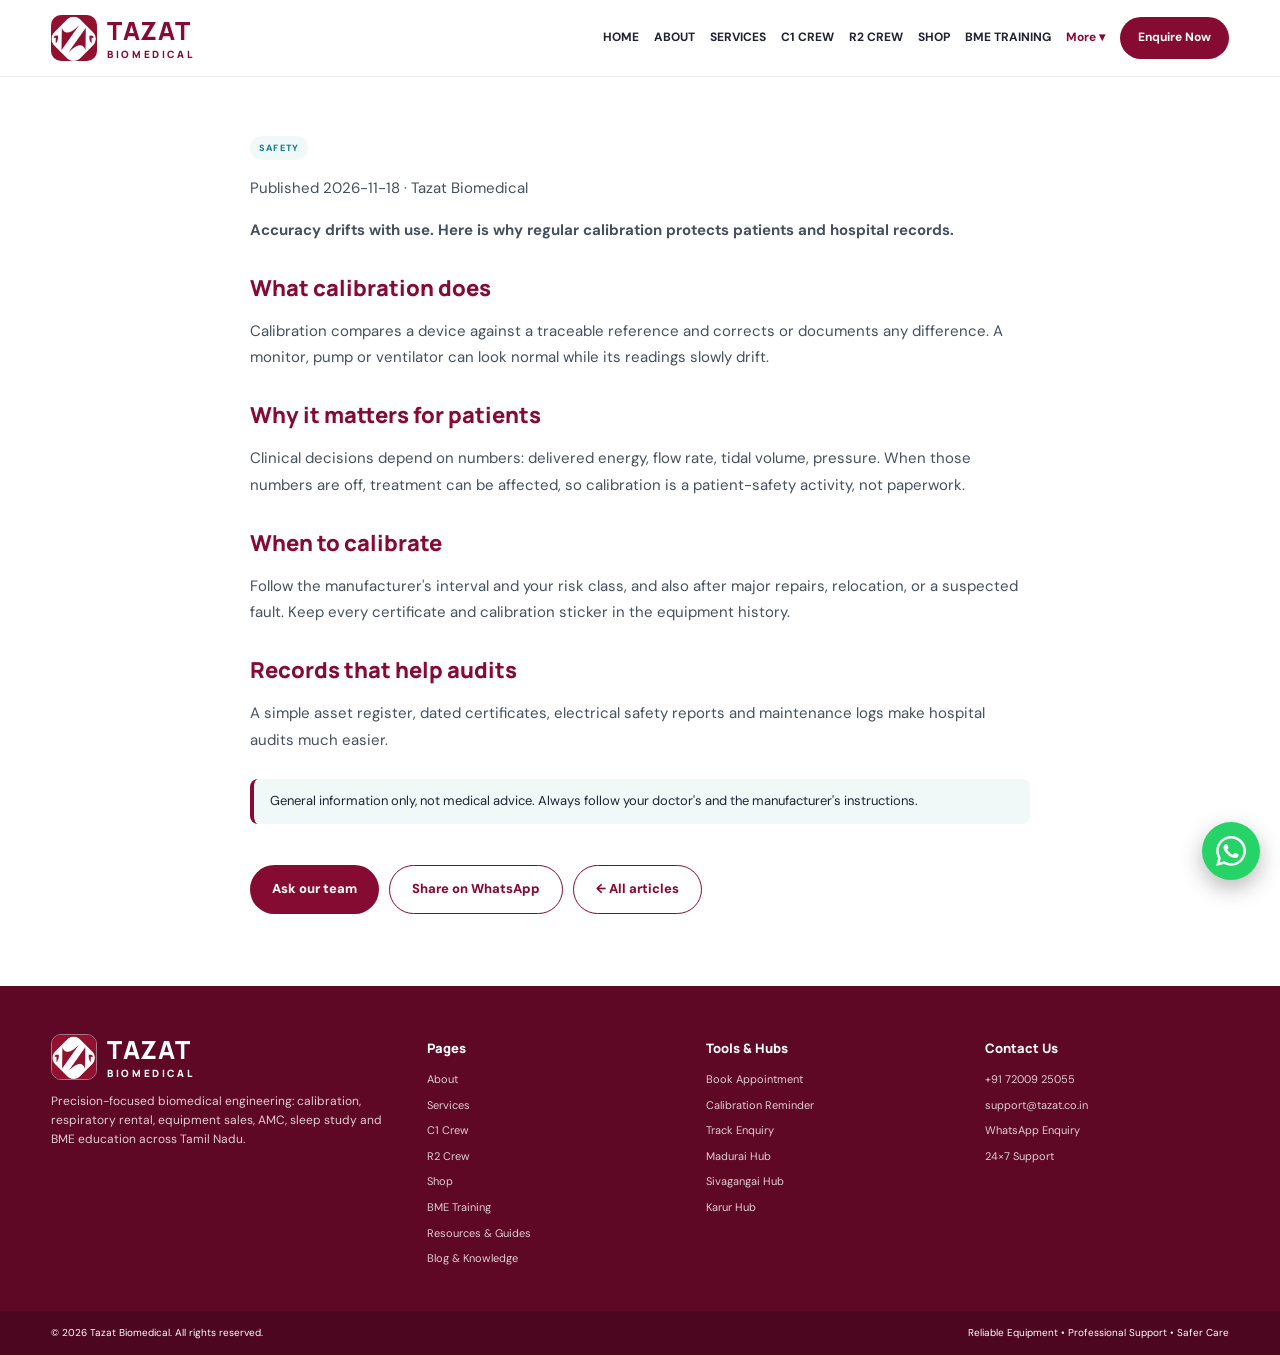
<file: blog-why-calibrate-medical-equipment.html>
<!DOCTYPE html>
<html lang="en"><head><meta charset="UTF-8"><meta name="viewport" content="width=device-width, initial-scale=1.0">
<title>Why Medical Equipment Calibration Matters | TAZAT Biomedical</title><meta name="description" content="Accuracy drifts with use. Here is why regular calibration protects patients and hospital records."><meta name="theme-color" content="#850b32">
<link rel="canonical" href="https://www.tazat.co.in/blog-why-calibrate-medical-equipment.html"><meta property="og:type" content="article"><meta property="og:site_name" content="Tazat Biomedical"><meta property="og:title" content="Why Medical Equipment Calibration Matters | TAZAT Biomedical"><meta property="og:description" content="Accuracy drifts with use. Here is why regular calibration protects patients and hospital records."><meta property="og:url" content="https://www.tazat.co.in/blog-why-calibrate-medical-equipment.html"><meta name="twitter:card" content="summary">
<link rel="icon" type="image/png" href="assets/images/tazat-logo.png">
<link rel="preconnect" href="https://fonts.googleapis.com"><link rel="preconnect" href="https://fonts.gstatic.com" crossorigin>
<link href="https://fonts.googleapis.com/css2?family=DM+Sans:wght@400;500;600;700;800&family=Manrope:wght@400;500;600;700;800&display=swap" rel="stylesheet">
<link rel="stylesheet" href="style.css"><link rel="stylesheet" href="features.css"><script type="application/ld+json">{"@context": "https://schema.org", "@type": "LocalBusiness", "name": "Tazat Biomedical", "url": "https://www.tazat.co.in", "telephone": "+917200925055", "email": "support@tazat.co.in", "areaServed": ["Madurai", "Sivagangai", "Karur", "Tamil Nadu"], "address": {"@type": "PostalAddress", "addressRegion": "Tamil Nadu", "addressCountry": "IN"}, "openingHours": "Mo-Su 00:00-23:59", "description": "Biomedical calibration, respiratory equipment rental, sleep study, equipment sales, AMC and BME training."}</script><script type="application/ld+json">{"@context": "https://schema.org", "@type": "Article", "headline": "Why Medical Equipment Calibration Matters", "datePublished": "2026-11-18", "author": {"@type": "Organization", "name": "Tazat Biomedical"}, "publisher": {"@type": "Organization", "name": "Tazat Biomedical"}, "description": "Accuracy drifts with use. Here is why regular calibration protects patients and hospital records."}</script><link rel="stylesheet" href="animations.css"></head>
<body><div id="pageLoader" aria-hidden="true"><div class="ld"><img src="assets/images/tazat-logo.png" alt=""><div class="ld-bar"><i></i></div></div></div>
<header class="header"><div class="container nav-wrap"><a class="brand " href="index.html" aria-label="TAZAT Biomedical home"><img class="brand-logo" src="assets/images/tazat-logo.png" alt="Tazat Biomedical logo" width="46" height="46"><span class="brand-name">TAZAT <small>BIOMEDICAL</small></span></a><button class="menu-toggle" id="menuToggle" aria-label="Open navigation" aria-expanded="false">☰</button><nav class="nav" id="mainNav"><a href="index.html" class="">Home</a><a href="about.html" class="">About</a><a href="services.html" class="">Services</a><a href="calibration.html" class="">C1 Crew</a><a href="respiratory.html" class="">R2 Crew</a><a href="shop.html" class="">Shop</a><a href="training.html" class="">BME Training</a><div class="dd"><button type="button" class="dd-btn active" id="ddBtn" aria-haspopup="true">More ▾</button><div class="dd-menu"><a href="resources.html" class="">Resources & Guides</a><a href="blog.html" class="active">Blog & Knowledge</a><a href="reminders.html" class="">Calibration Reminder</a><a href="book.html" class="">Book Appointment</a><a href="track.html" class="">Track Enquiry</a><a href="madurai.html" class="">Madurai Hub</a><a href="sivagangai.html" class="">Sivagangai Hub</a><a href="karur.html" class="">Karur Hub</a><a href="clients.html">Our Clients</a><a href="projects.html">Projects</a><a href="team.html">Our Team</a><a href="gallery.html">Equipment Gallery</a><a href="certifications.html">Certifications</a><a href="learning-centre.html">Learning Centre</a><a href="testimonials.html">Testimonials</a><a href="search.html">Explore &amp; Search</a></div></div><a href="contact.html" class="nav-cta ">Enquire Now</a></nav></div></header>
<main><article class="article"><span class="tag">SAFETY</span><p class="meta">Published 2026-11-18 · Tazat Biomedical</p><p><b>Accuracy drifts with use. Here is why regular calibration protects patients and hospital records.</b></p><h2>What calibration does</h2><p>Calibration compares a device against a traceable reference and corrects or documents any difference. A monitor, pump or ventilator can look normal while its readings slowly drift.</p><h2>Why it matters for patients</h2><p>Clinical decisions depend on numbers: delivered energy, flow rate, tidal volume, pressure. When those numbers are off, treatment can be affected, so calibration is a patient-safety activity, not paperwork.</p><h2>When to calibrate</h2><p>Follow the manufacturer's interval and your risk class, and also after major repairs, relocation, or a suspected fault. Keep every certificate and calibration sticker in the equipment history.</p><h2>Records that help audits</h2><p>A simple asset register, dated certificates, electrical safety reports and maintenance logs make hospital audits much easier.</p><div class="note">General information only, not medical advice. Always follow your doctor's and the manufacturer's instructions.</div><br><div class="row-actions"><a class="btn btn-primary" href="contact.html">Ask our team</a><a class="btn btn-outline" target="_blank" rel="noopener" href="https://wa.me/?text=Why%20Medical%20Equipment%20Calibration%20Matters%20-%20https://www.tazat.co.in/blog-why-calibrate-medical-equipment.html">Share on WhatsApp</a><a class="btn btn-outline" href="blog.html">← All articles</a></div></article></main>
<footer class="footer"><div class="container footer-grid">
<div class="footer-brand"><a class="brand brand-light" href="index.html" aria-label="TAZAT Biomedical home"><img class="brand-logo" src="assets/images/tazat-logo.png" alt="Tazat Biomedical logo" width="46" height="46"><span class="brand-name">TAZAT <small>BIOMEDICAL</small></span></a><p>Precision-focused biomedical engineering: calibration, respiratory rental, equipment sales, AMC, sleep study and BME education across Tamil Nadu.</p></div>
<div><h4>Pages</h4><a href="about.html">About</a><a href="services.html">Services</a><a href="calibration.html">C1 Crew</a><a href="respiratory.html">R2 Crew</a><a href="shop.html">Shop</a><a href="training.html">BME Training</a><a href="resources.html">Resources & Guides</a><a href="blog.html">Blog & Knowledge</a></div>
<div><h4>Tools &amp; Hubs</h4><a href="book.html">Book Appointment</a><a href="reminders.html">Calibration Reminder</a><a href="track.html">Track Enquiry</a><a href="madurai.html">Madurai Hub</a><a href="sivagangai.html">Sivagangai Hub</a><a href="karur.html">Karur Hub</a></div>
<div><h4>Contact Us</h4><a href="tel:+917200925055">+91 72009 25055</a><a href="mailto:support@tazat.co.in">support@tazat.co.in</a><a href="https://wa.me/917200925055?text=Hello%20Tazat%20Biomedical%2C%20I%20would%20like%20to%20enquire%20about%20biomedical%20equipment%20services" target="_blank" rel="noopener">WhatsApp Enquiry</a><span>24×7 Support</span></div></div>
<div class="footer-bottom"><div class="container"><span>© <span id="year"></span> Tazat Biomedical. All rights reserved.</span><span>Reliable Equipment • Professional Support • Safer Care</span></div></div></footer>
<a class="wa-float" href="https://wa.me/917200925055?text=Hello%20Tazat%20Biomedical%2C%20I%20would%20like%20to%20enquire%20about%20biomedical%20equipment%20services" target="_blank" rel="noopener" aria-label="Chat on WhatsApp" title="Chat on WhatsApp"><svg viewBox="0 0 24 24" width="30" height="30" fill="currentColor" aria-hidden="true"><path d="M17.472 14.382c-.297-.149-1.758-.867-2.03-.967-.273-.099-.471-.148-.67.15-.197.297-.767.966-.94 1.164-.173.199-.347.223-.644.075-.297-.15-1.255-.463-2.39-1.475-.883-.788-1.48-1.761-1.653-2.059-.173-.297-.018-.458.13-.606.134-.133.298-.347.446-.52.149-.174.198-.298.298-.497.099-.198.05-.371-.025-.52-.075-.149-.669-1.612-.916-2.207-.242-.579-.487-.5-.669-.51-.173-.008-.371-.01-.57-.01-.198 0-.52.074-.792.372-.272.297-1.04 1.016-1.04 2.479 0 1.462 1.065 2.875 1.213 3.074.149.198 2.096 3.2 5.077 4.487.709.306 1.262.489 1.694.625.712.227 1.36.195 1.871.118.571-.085 1.758-.719 2.006-1.413.248-.694.248-1.289.173-1.413-.074-.124-.272-.198-.57-.347m-5.421 7.403h-.004a9.87 9.87 0 01-5.031-1.378l-.361-.214-3.741.982.998-3.648-.235-.374a9.86 9.86 0 01-1.51-5.26c.001-5.45 4.436-9.884 9.888-9.884 2.64 0 5.122 1.03 6.988 2.898a9.825 9.825 0 012.893 6.994c-.003 5.45-4.437 9.884-9.885 9.884m8.413-18.297A11.815 11.815 0 0012.05 0C5.495 0 .16 5.335.157 11.892c0 2.096.547 4.142 1.588 5.945L.057 24l6.305-1.654a11.882 11.882 0 005.683 1.448h.005c6.554 0 11.89-5.335 11.893-11.893a11.821 11.821 0 00-3.48-8.413Z"/></svg></a>
<div class="modal-backdrop hidden" id="modalBackdrop"><div class="modal" role="dialog" aria-modal="true"><button class="modal-close" id="modalClose" aria-label="Close">×</button><div id="modalContent"></div></div></div>
<button class="to-top" id="toTop" aria-label="Back to top">↑</button>
<script src="tazat-features.js"></script><script src="config.js"></script><script src="script.js"></script><script src="animations.js" defer></script></body></html>
</file>
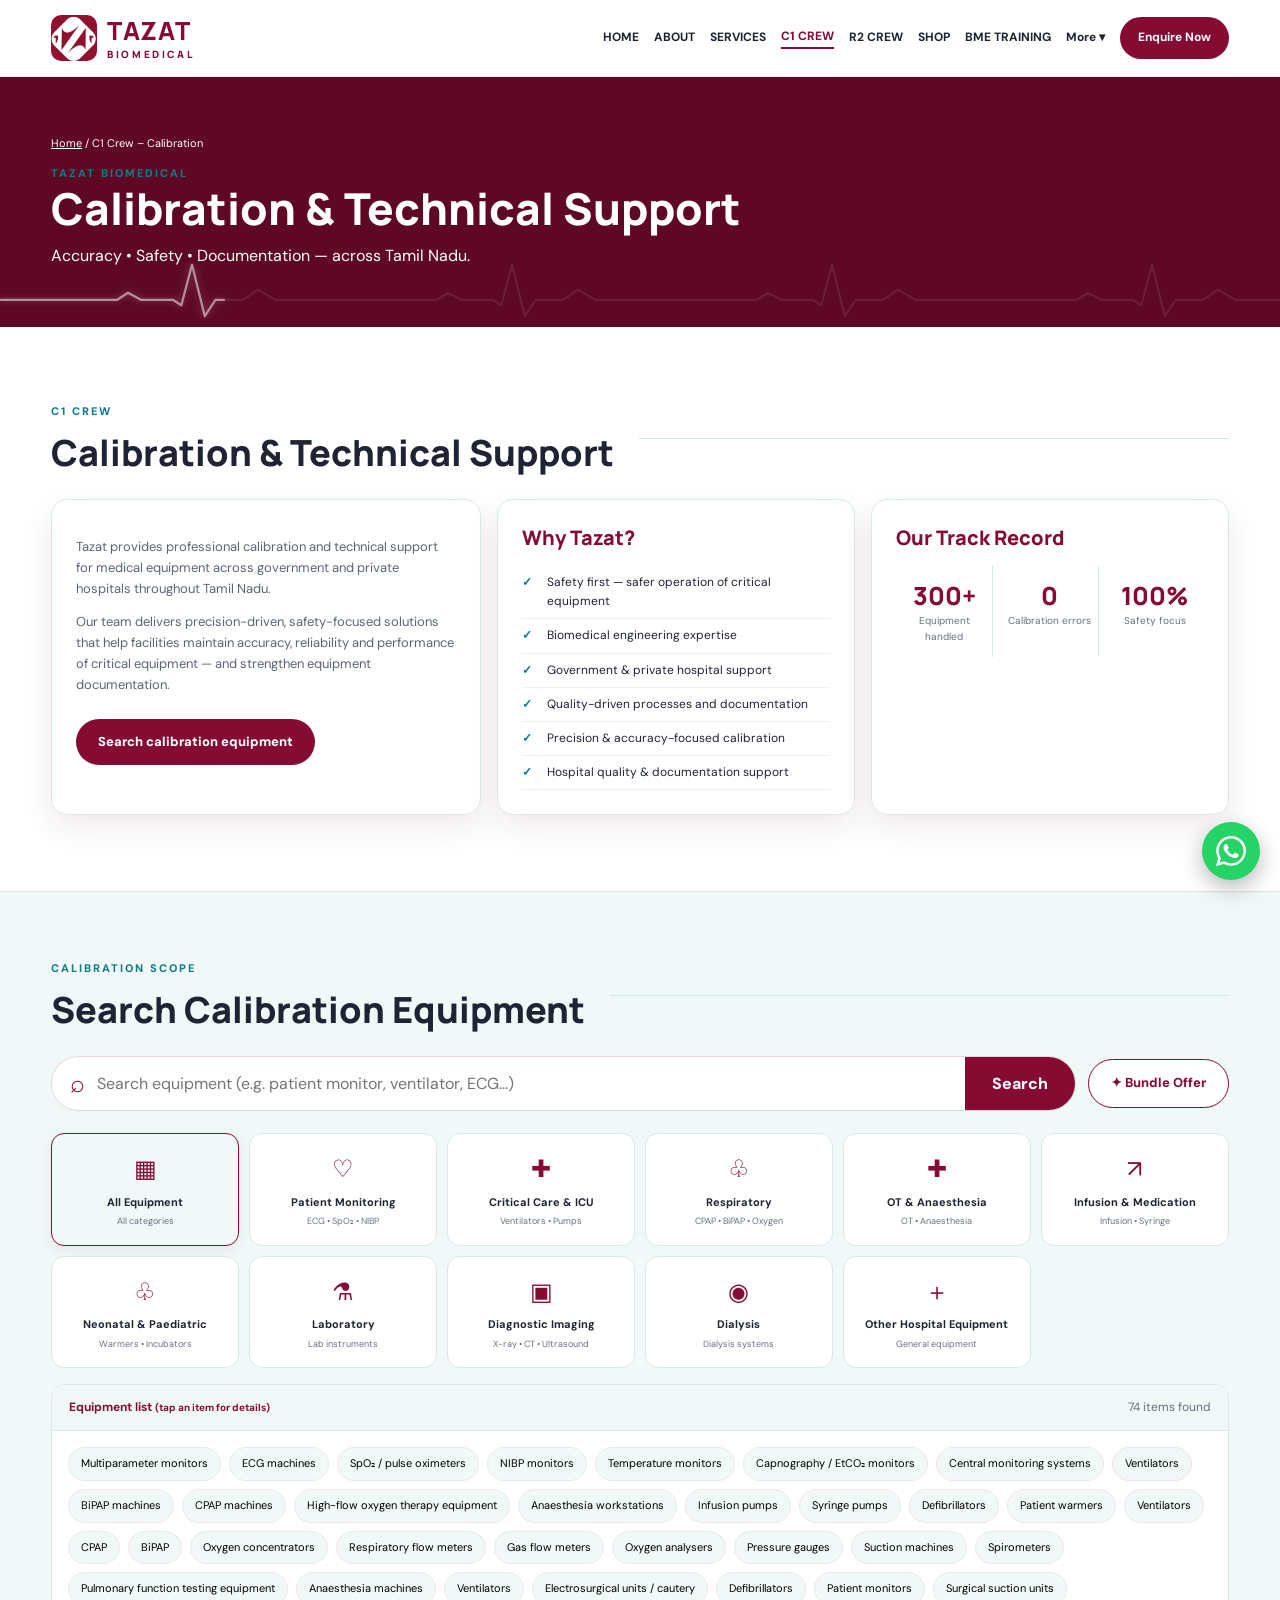
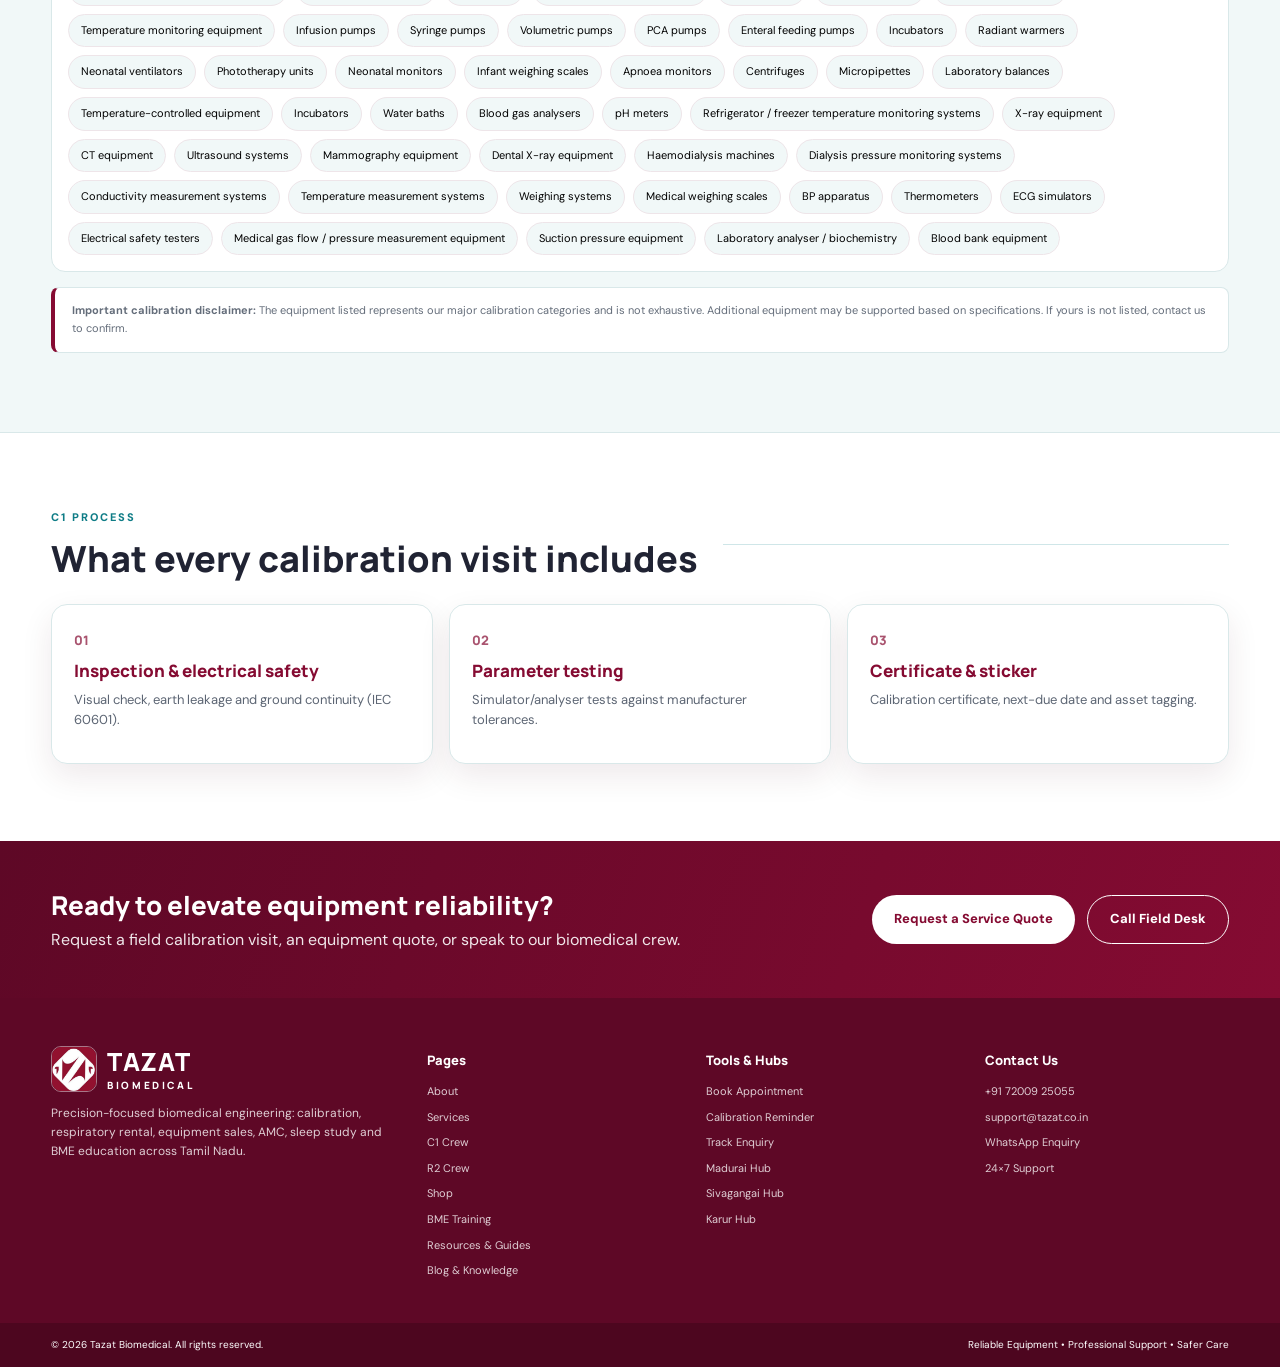
<file: calibration.html>
<!DOCTYPE html>
<html lang="en"><head><meta charset="UTF-8"><meta name="viewport" content="width=device-width, initial-scale=1.0">
<title>C1 Crew – Calibration | TAZAT Biomedical</title><meta name="description" content="Biomedical calibration and technical support across Tamil Nadu by the Tazat C1 crew."><meta name="theme-color" content="#850b32">
<link rel="canonical" href="https://www.tazat.co.in/calibration.html"><meta property="og:type" content="website"><meta property="og:site_name" content="Tazat Biomedical"><meta property="og:title" content="C1 Crew – Calibration | TAZAT Biomedical"><meta property="og:description" content="Biomedical calibration and technical support across Tamil Nadu by the Tazat C1 crew."><meta property="og:url" content="https://www.tazat.co.in/calibration.html"><meta name="twitter:card" content="summary">
<link rel="icon" type="image/png" href="assets/images/tazat-logo.png">
<link rel="preconnect" href="https://fonts.googleapis.com"><link rel="preconnect" href="https://fonts.gstatic.com" crossorigin>
<link href="https://fonts.googleapis.com/css2?family=DM+Sans:wght@400;500;600;700;800&family=Manrope:wght@400;500;600;700;800&display=swap" rel="stylesheet">
<link rel="stylesheet" href="style.css"><link rel="stylesheet" href="features.css"><script type="application/ld+json">{"@context": "https://schema.org", "@type": "LocalBusiness", "name": "Tazat Biomedical", "url": "https://www.tazat.co.in", "telephone": "+917200925055", "email": "support@tazat.co.in", "areaServed": ["Madurai", "Sivagangai", "Karur", "Tamil Nadu"], "address": {"@type": "PostalAddress", "addressRegion": "Tamil Nadu", "addressCountry": "IN"}, "openingHours": "Mo-Su 00:00-23:59", "description": "Biomedical calibration, respiratory equipment rental, sleep study, equipment sales, AMC and BME training."}</script><link rel="stylesheet" href="animations.css"></head>
<body><div id="pageLoader" aria-hidden="true"><div class="ld"><img src="assets/images/tazat-logo.png" alt=""><div class="ld-bar"><i></i></div></div></div>
<header class="header"><div class="container nav-wrap"><a class="brand " href="index.html" aria-label="TAZAT Biomedical home"><img class="brand-logo" src="assets/images/tazat-logo.png" alt="Tazat Biomedical logo" width="46" height="46"><span class="brand-name">TAZAT <small>BIOMEDICAL</small></span></a><button class="menu-toggle" id="menuToggle" aria-label="Open navigation" aria-expanded="false">☰</button><nav class="nav" id="mainNav"><a href="index.html" class="">Home</a><a href="about.html" class="">About</a><a href="services.html" class="">Services</a><a href="calibration.html" class="active">C1 Crew</a><a href="respiratory.html" class="">R2 Crew</a><a href="shop.html" class="">Shop</a><a href="training.html" class="">BME Training</a><div class="dd"><button type="button" class="dd-btn" id="ddBtn" aria-haspopup="true">More ▾</button><div class="dd-menu"><a href="resources.html" class="">Resources & Guides</a><a href="blog.html" class="">Blog & Knowledge</a><a href="reminders.html" class="">Calibration Reminder</a><a href="book.html" class="">Book Appointment</a><a href="track.html" class="">Track Enquiry</a><a href="madurai.html" class="">Madurai Hub</a><a href="sivagangai.html" class="">Sivagangai Hub</a><a href="karur.html" class="">Karur Hub</a><a href="clients.html">Our Clients</a><a href="projects.html">Projects</a><a href="team.html">Our Team</a><a href="gallery.html">Equipment Gallery</a><a href="certifications.html">Certifications</a><a href="learning-centre.html">Learning Centre</a><a href="testimonials.html">Testimonials</a><a href="search.html">Explore &amp; Search</a></div></div><a href="contact.html" class="nav-cta ">Enquire Now</a></nav></div></header>
<main><section class="page-hero" style="--img:none"><div class="container"><div class="crumbs"><a href="index.html">Home</a> / C1 Crew – Calibration</div><p class="eyebrow">TAZAT BIOMEDICAL</p><h1>Calibration &amp; Technical Support</h1><p>Accuracy • Safety • Documentation — across Tamil Nadu.</p></div></section><section class="section container"><div class="section-title-row"><div><p class="eyebrow">C1 CREW</p><h2>Calibration &amp; Technical Support</h2></div><span class="title-line"></span></div><div class="calibration-layout"><div class="calibration-copy"><p>Tazat provides professional calibration and technical support for medical equipment across government and private hospitals throughout Tamil Nadu.</p><p>Our team delivers precision-driven, safety-focused solutions that help facilities maintain accuracy, reliability and performance of critical equipment — and strengthen equipment documentation.</p><a class="btn btn-primary" href="#equipment-search">Search calibration equipment</a></div>
<div class="why-card"><h3>Why Tazat?</h3><ul class="check-list"><li>Safety first — safer operation of critical equipment</li><li>Biomedical engineering expertise</li><li>Government &amp; private hospital support</li><li>Quality-driven processes and documentation</li><li>Precision &amp; accuracy-focused calibration</li><li>Hospital quality &amp; documentation support</li></ul></div>
<div class="track-card"><h3>Our Track Record</h3><div class="track-stats"><div><b>300+</b><span>Equipment handled</span></div><div><b>0</b><span>Calibration errors</span></div><div><b>100%</b><span>Safety focus</span></div></div></div></div></section><section class="equipment-section" id="equipment-search"><div class="container"><div class="section-title-row"><div><p class="eyebrow">CALIBRATION SCOPE</p><h2>Search Calibration Equipment</h2></div><span class="title-line"></span></div>
<div class="search-row"><div class="search-box"><span>⌕</span><input id="calibrationSearch" type="search" placeholder="Search equipment (e.g. patient monitor, ventilator, ECG...)"><button id="searchBtn">Search</button></div><button class="btn btn-outline bundle-btn" id="bundleBtn">✦ Bundle Offer</button></div>
<div class="category-grid"><button class="category-card active" data-category="all"><span>▦</span><b>All Equipment</b><small>All categories</small></button><button class="category-card" data-category="Patient Monitoring"><span>♡</span><b>Patient Monitoring</b><small>ECG • SpO₂ • NIBP</small></button><button class="category-card" data-category="Critical Care & ICU"><span>✚</span><b>Critical Care & ICU</b><small>Ventilators • Pumps</small></button><button class="category-card" data-category="Respiratory Equipment"><span>♧</span><b>Respiratory</b><small>CPAP • BiPAP • Oxygen</small></button><button class="category-card" data-category="Operation Theatre & Anaesthesia"><span>✚</span><b>OT & Anaesthesia</b><small>OT • Anaesthesia</small></button><button class="category-card" data-category="Infusion & Medication Delivery"><span>↗</span><b>Infusion & Medication</b><small>Infusion • Syringe</small></button><button class="category-card" data-category="Neonatal & Paediatric"><span>♧</span><b>Neonatal & Paediatric</b><small>Warmers • Incubators</small></button><button class="category-card" data-category="Laboratory"><span>⚗</span><b>Laboratory</b><small>Lab instruments</small></button><button class="category-card" data-category="Diagnostic Imaging"><span>▣</span><b>Diagnostic Imaging</b><small>X-ray • CT • Ultrasound</small></button><button class="category-card" data-category="Dialysis"><span>◉</span><b>Dialysis</b><small>Dialysis systems</small></button><button class="category-card" data-category="Other Hospital Equipment"><span>＋</span><b>Other Hospital Equipment</b><small>General equipment</small></button></div>
<div class="results-panel"><div class="results-head"><b>Equipment list <small>(tap an item for details)</small></b><span id="resultCount"></span></div><div id="equipmentResults" class="equipment-results"></div></div>
<p class="disclaimer"><b>Important calibration disclaimer:</b> The equipment listed represents our major calibration categories and is not exhaustive. Additional equipment may be supported based on specifications. If yours is not listed, contact us to confirm.</p></div></section><section class="section container"><div class="section-title-row"><div><p class="eyebrow">C1 PROCESS</p><h2>What every calibration visit includes</h2></div><span class="title-line"></span></div><div class="grid-3"><div class="card"><span class='num'>01</span><h3>Inspection &amp; electrical safety</h3><p>Visual check, earth leakage and ground continuity (IEC 60601).</p></div><div class="card"><span class='num'>02</span><h3>Parameter testing</h3><p>Simulator/analyser tests against manufacturer tolerances.</p></div><div class="card"><span class='num'>03</span><h3>Certificate &amp; sticker</h3><p>Calibration certificate, next-due date and asset tagging.</p></div></div></section><section class="cta-band"><div class="container"><div><h2>Ready to elevate equipment reliability?</h2><p>Request a field calibration visit, an equipment quote, or speak to our biomedical crew.</p></div><div class="hero-actions"><a class="btn btn-primary" href="contact.html">Request a Service Quote</a><a class="btn btn-outline" href="tel:+917200925055">Call Field Desk</a></div></div></section></main>
<footer class="footer"><div class="container footer-grid">
<div class="footer-brand"><a class="brand brand-light" href="index.html" aria-label="TAZAT Biomedical home"><img class="brand-logo" src="assets/images/tazat-logo.png" alt="Tazat Biomedical logo" width="46" height="46"><span class="brand-name">TAZAT <small>BIOMEDICAL</small></span></a><p>Precision-focused biomedical engineering: calibration, respiratory rental, equipment sales, AMC, sleep study and BME education across Tamil Nadu.</p></div>
<div><h4>Pages</h4><a href="about.html">About</a><a href="services.html">Services</a><a href="calibration.html">C1 Crew</a><a href="respiratory.html">R2 Crew</a><a href="shop.html">Shop</a><a href="training.html">BME Training</a><a href="resources.html">Resources & Guides</a><a href="blog.html">Blog & Knowledge</a></div>
<div><h4>Tools &amp; Hubs</h4><a href="book.html">Book Appointment</a><a href="reminders.html">Calibration Reminder</a><a href="track.html">Track Enquiry</a><a href="madurai.html">Madurai Hub</a><a href="sivagangai.html">Sivagangai Hub</a><a href="karur.html">Karur Hub</a></div>
<div><h4>Contact Us</h4><a href="tel:+917200925055">+91 72009 25055</a><a href="mailto:support@tazat.co.in">support@tazat.co.in</a><a href="https://wa.me/917200925055?text=Hello%20Tazat%20Biomedical%2C%20I%20would%20like%20to%20enquire%20about%20biomedical%20equipment%20services" target="_blank" rel="noopener">WhatsApp Enquiry</a><span>24×7 Support</span></div></div>
<div class="footer-bottom"><div class="container"><span>© <span id="year"></span> Tazat Biomedical. All rights reserved.</span><span>Reliable Equipment • Professional Support • Safer Care</span></div></div></footer>
<a class="wa-float" href="https://wa.me/917200925055?text=Hello%20Tazat%20Biomedical%2C%20I%20would%20like%20to%20enquire%20about%20biomedical%20equipment%20services" target="_blank" rel="noopener" aria-label="Chat on WhatsApp" title="Chat on WhatsApp"><svg viewBox="0 0 24 24" width="30" height="30" fill="currentColor" aria-hidden="true"><path d="M17.472 14.382c-.297-.149-1.758-.867-2.03-.967-.273-.099-.471-.148-.67.15-.197.297-.767.966-.94 1.164-.173.199-.347.223-.644.075-.297-.15-1.255-.463-2.39-1.475-.883-.788-1.48-1.761-1.653-2.059-.173-.297-.018-.458.13-.606.134-.133.298-.347.446-.52.149-.174.198-.298.298-.497.099-.198.05-.371-.025-.52-.075-.149-.669-1.612-.916-2.207-.242-.579-.487-.5-.669-.51-.173-.008-.371-.01-.57-.01-.198 0-.52.074-.792.372-.272.297-1.04 1.016-1.04 2.479 0 1.462 1.065 2.875 1.213 3.074.149.198 2.096 3.2 5.077 4.487.709.306 1.262.489 1.694.625.712.227 1.36.195 1.871.118.571-.085 1.758-.719 2.006-1.413.248-.694.248-1.289.173-1.413-.074-.124-.272-.198-.57-.347m-5.421 7.403h-.004a9.87 9.87 0 01-5.031-1.378l-.361-.214-3.741.982.998-3.648-.235-.374a9.86 9.86 0 01-1.51-5.26c.001-5.45 4.436-9.884 9.888-9.884 2.64 0 5.122 1.03 6.988 2.898a9.825 9.825 0 012.893 6.994c-.003 5.45-4.437 9.884-9.885 9.884m8.413-18.297A11.815 11.815 0 0012.05 0C5.495 0 .16 5.335.157 11.892c0 2.096.547 4.142 1.588 5.945L.057 24l6.305-1.654a11.882 11.882 0 005.683 1.448h.005c6.554 0 11.89-5.335 11.893-11.893a11.821 11.821 0 00-3.48-8.413Z"/></svg></a>
<div class="modal-backdrop hidden" id="modalBackdrop"><div class="modal" role="dialog" aria-modal="true"><button class="modal-close" id="modalClose" aria-label="Close">×</button><div id="modalContent"></div></div></div>
<button class="to-top" id="toTop" aria-label="Back to top">↑</button>
<script src="tazat-features.js"></script><script src="config.js"></script><script src="script.js"></script><script src="animations.js" defer></script></body></html>
</file>
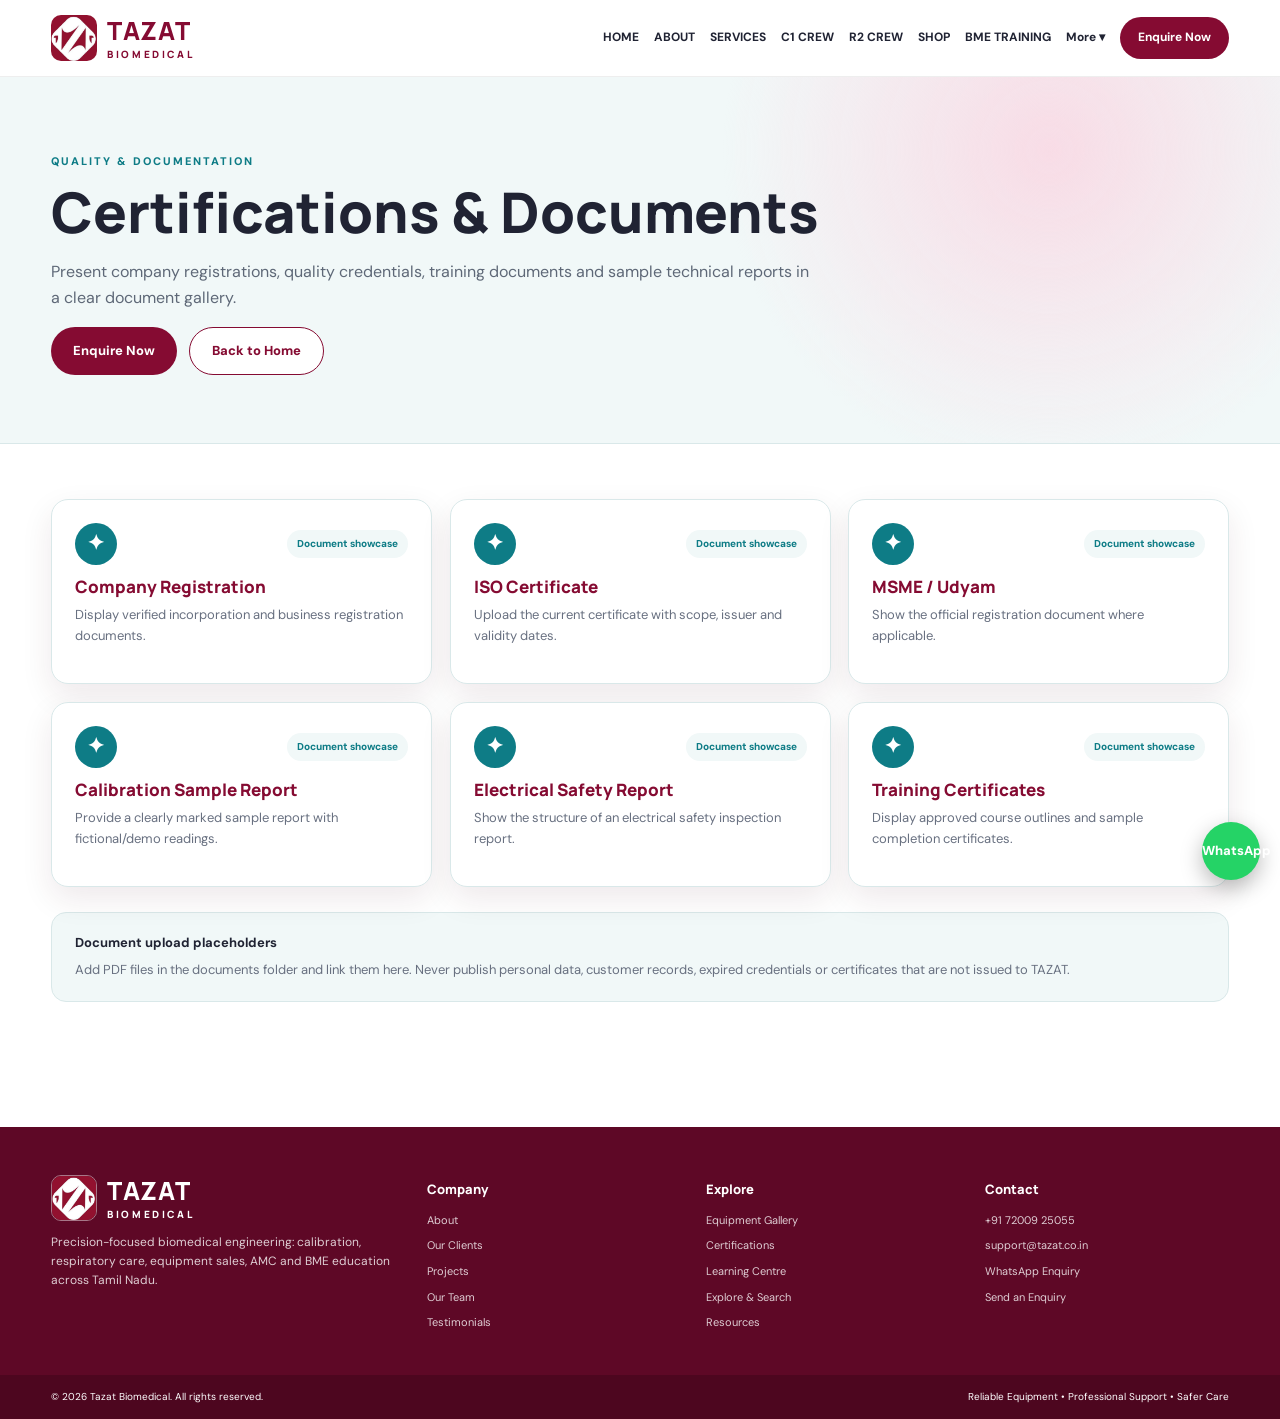
<file: certifications.html>
<!DOCTYPE html><html lang="en"><head><meta charset="UTF-8"><meta name="viewport" content="width=device-width, initial-scale=1.0"><title>Certifications & Documents | TAZAT Biomedical</title><meta name="description" content="Present company registrations, quality credentials, training documents and sample technical reports in a clear document gallery."><link rel="icon" href="assets/images/tazat-logo.png"><link href="https://fonts.googleapis.com/css2?family=DM+Sans:wght@400;500;600;700;800&family=Manrope:wght@400;600;700;800&display=swap" rel="stylesheet"><link rel="stylesheet" href="style.css"><link rel="stylesheet" href="features.css"><link rel="stylesheet" href="animations.css"></head><body><div id="pageLoader" aria-hidden="true"><div class="ld"><img src="assets/images/tazat-logo.png" alt=""><div class="ld-bar"><i></i></div></div></div>
<header class="header"><div class="container nav-wrap"><a class="brand" href="index.html"><img class="brand-logo" src="assets/images/tazat-logo.png" alt="Tazat Biomedical logo" width="46" height="46"><span class="brand-name">TAZAT <small>BIOMEDICAL</small></span></a><button class="menu-toggle" id="menuToggle" aria-label="Open navigation" aria-expanded="false">☰</button><nav class="nav" id="mainNav"><a href="index.html">Home</a><a href="about.html">About</a><a href="services.html">Services</a><a href="calibration.html">C1 Crew</a><a href="respiratory.html">R2 Crew</a><a href="shop.html">Shop</a><a href="training.html">BME Training</a><div class="dd"><button type="button" class="dd-btn" id="ddBtn">More ▾</button><div class="dd-menu"><a href="clients.html">Our Clients</a><a href="projects.html">Projects & Case Studies</a><a href="team.html">Our Team</a><a href="gallery.html">Equipment Gallery</a><a href="certifications.html">Certifications</a><a href="learning-centre.html">Learning Centre</a><a href="testimonials.html">Testimonials</a><a href="search.html">Explore & Search</a><a href="resources.html">Resources & Guides</a><a href="blog.html">Blog & Knowledge</a><a href="reminders.html">Calibration Reminder</a><a href="book.html">Book Appointment</a><a href="track.html">Track Enquiry</a><a href="madurai.html">Madurai Hub</a><a href="sivagangai.html">Sivagangai Hub</a><a href="karur.html">Karur Hub</a></div></div><a href="contact.html" class="nav-cta">Enquire Now</a></nav></div></header><main><section class="feature-hero"><div class="container"><p class="eyebrow">QUALITY & DOCUMENTATION</p><h1>Certifications & Documents</h1><p>Present company registrations, quality credentials, training documents and sample technical reports in a clear document gallery.</p><div class="hero-actions"><a class="btn btn-primary" href="contact.html">Enquire Now</a><a class="btn btn-outline" href="index.html">Back to Home</a></div></div></section><div class="container feature-main"><section class="feature-section"><div class="feature-grid"><article class="feature-card"><div class="feature-card-top"><span class="feature-icon">✦</span><span class="feature-tag">Document showcase</span></div><h3>Company Registration</h3><p>Display verified incorporation and business registration documents.</p></article><article class="feature-card"><div class="feature-card-top"><span class="feature-icon">✦</span><span class="feature-tag">Document showcase</span></div><h3>ISO Certificate</h3><p>Upload the current certificate with scope, issuer and validity dates.</p></article><article class="feature-card"><div class="feature-card-top"><span class="feature-icon">✦</span><span class="feature-tag">Document showcase</span></div><h3>MSME / Udyam</h3><p>Show the official registration document where applicable.</p></article><article class="feature-card"><div class="feature-card-top"><span class="feature-icon">✦</span><span class="feature-tag">Document showcase</span></div><h3>Calibration Sample Report</h3><p>Provide a clearly marked sample report with fictional/demo readings.</p></article><article class="feature-card"><div class="feature-card-top"><span class="feature-icon">✦</span><span class="feature-tag">Document showcase</span></div><h3>Electrical Safety Report</h3><p>Show the structure of an electrical safety inspection report.</p></article><article class="feature-card"><div class="feature-card-top"><span class="feature-icon">✦</span><span class="feature-tag">Document showcase</span></div><h3>Training Certificates</h3><p>Display approved course outlines and sample completion certificates.</p></article></div><div class="notice-panel"><b>Document upload placeholders</b><p>Add PDF files in the documents folder and link them here. Never publish personal data, customer records, expired credentials or certificates that are not issued to TAZAT.</p></div></section></div></main><footer class="footer"><div class="container footer-grid"><div class="footer-brand"><a class="brand brand-light" href="index.html"><img class="brand-logo" src="assets/images/tazat-logo.png" alt="Tazat Biomedical logo" width="46" height="46"><span class="brand-name">TAZAT <small>BIOMEDICAL</small></span></a><p>Precision-focused biomedical engineering: calibration, respiratory care, equipment sales, AMC and BME education across Tamil Nadu.</p></div><div><h4>Company</h4><a href="about.html">About</a><a href="clients.html">Our Clients</a><a href="projects.html">Projects</a><a href="team.html">Our Team</a><a href="testimonials.html">Testimonials</a></div><div><h4>Explore</h4><a href="gallery.html">Equipment Gallery</a><a href="certifications.html">Certifications</a><a href="learning-centre.html">Learning Centre</a><a href="search.html">Explore &amp; Search</a><a href="resources.html">Resources</a></div><div><h4>Contact</h4><a href="tel:+917200925055">+91 72009 25055</a><a href="mailto:support@tazat.co.in">support@tazat.co.in</a><a href="https://wa.me/917200925055" target="_blank" rel="noopener">WhatsApp Enquiry</a><a href="contact.html">Send an Enquiry</a></div></div><div class="footer-bottom"><div class="container"><span>© <span id="year"></span> Tazat Biomedical. All rights reserved.</span><span>Reliable Equipment • Professional Support • Safer Care</span></div></div></footer><a class="wa-float" href="https://wa.me/917200925055" target="_blank" rel="noopener" aria-label="Chat on WhatsApp">WhatsApp</a><button class="to-top" id="toTop" aria-label="Back to top">↑</button><script src="tazat-features.js"></script><script src="config.js"></script><script src="script.js"></script><script src="animations.js" defer></script></body></html>
</file>
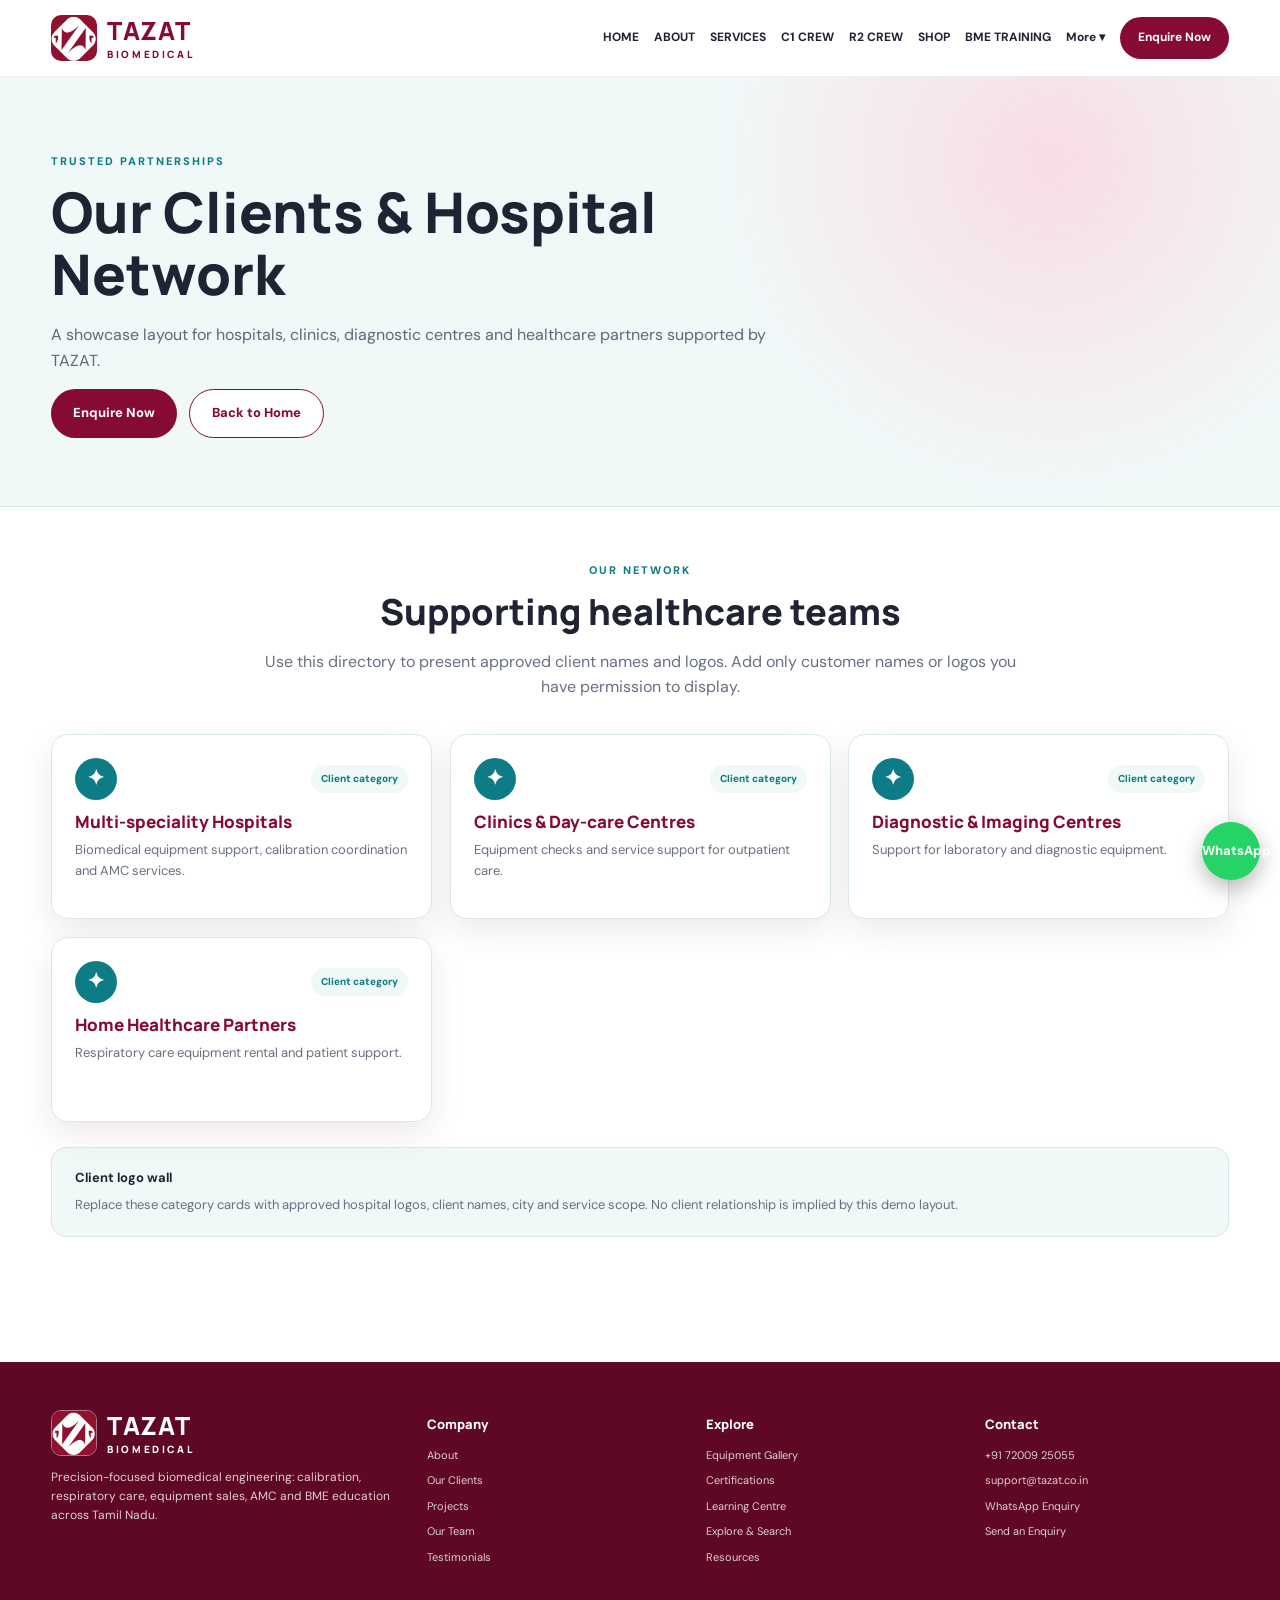
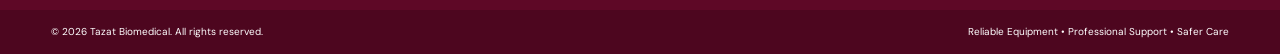
<file: clients.html>
<!DOCTYPE html><html lang="en"><head><meta charset="UTF-8"><meta name="viewport" content="width=device-width, initial-scale=1.0"><title>Our Clients & Hospital Network | TAZAT Biomedical</title><meta name="description" content="A showcase layout for hospitals, clinics, diagnostic centres and healthcare partners supported by TAZAT."><link rel="icon" href="assets/images/tazat-logo.png"><link href="https://fonts.googleapis.com/css2?family=DM+Sans:wght@400;500;600;700;800&family=Manrope:wght@400;600;700;800&display=swap" rel="stylesheet"><link rel="stylesheet" href="style.css"><link rel="stylesheet" href="features.css"><link rel="stylesheet" href="animations.css"></head><body><div id="pageLoader" aria-hidden="true"><div class="ld"><img src="assets/images/tazat-logo.png" alt=""><div class="ld-bar"><i></i></div></div></div>
<header class="header"><div class="container nav-wrap"><a class="brand" href="index.html"><img class="brand-logo" src="assets/images/tazat-logo.png" alt="Tazat Biomedical logo" width="46" height="46"><span class="brand-name">TAZAT <small>BIOMEDICAL</small></span></a><button class="menu-toggle" id="menuToggle" aria-label="Open navigation" aria-expanded="false">☰</button><nav class="nav" id="mainNav"><a href="index.html">Home</a><a href="about.html">About</a><a href="services.html">Services</a><a href="calibration.html">C1 Crew</a><a href="respiratory.html">R2 Crew</a><a href="shop.html">Shop</a><a href="training.html">BME Training</a><div class="dd"><button type="button" class="dd-btn" id="ddBtn">More ▾</button><div class="dd-menu"><a href="clients.html">Our Clients</a><a href="projects.html">Projects & Case Studies</a><a href="team.html">Our Team</a><a href="gallery.html">Equipment Gallery</a><a href="certifications.html">Certifications</a><a href="learning-centre.html">Learning Centre</a><a href="testimonials.html">Testimonials</a><a href="search.html">Explore & Search</a><a href="resources.html">Resources & Guides</a><a href="blog.html">Blog & Knowledge</a><a href="reminders.html">Calibration Reminder</a><a href="book.html">Book Appointment</a><a href="track.html">Track Enquiry</a><a href="madurai.html">Madurai Hub</a><a href="sivagangai.html">Sivagangai Hub</a><a href="karur.html">Karur Hub</a></div></div><a href="contact.html" class="nav-cta">Enquire Now</a></nav></div></header><main><section class="feature-hero"><div class="container"><p class="eyebrow">TRUSTED PARTNERSHIPS</p><h1>Our Clients & Hospital Network</h1><p>A showcase layout for hospitals, clinics, diagnostic centres and healthcare partners supported by TAZAT.</p><div class="hero-actions"><a class="btn btn-primary" href="contact.html">Enquire Now</a><a class="btn btn-outline" href="index.html">Back to Home</a></div></div></section><div class="container feature-main"><section class="feature-section"><div class="section-heading"><p class="eyebrow">OUR NETWORK</p><h2>Supporting healthcare teams</h2><p>Use this directory to present approved client names and logos. Add only customer names or logos you have permission to display.</p></div><div class="feature-grid"><article class="feature-card"><div class="feature-card-top"><span class="feature-icon">✦</span><span class="feature-tag">Client category</span></div><h3>Multi-speciality Hospitals</h3><p>Biomedical equipment support, calibration coordination and AMC services.</p></article><article class="feature-card"><div class="feature-card-top"><span class="feature-icon">✦</span><span class="feature-tag">Client category</span></div><h3>Clinics & Day-care Centres</h3><p>Equipment checks and service support for outpatient care.</p></article><article class="feature-card"><div class="feature-card-top"><span class="feature-icon">✦</span><span class="feature-tag">Client category</span></div><h3>Diagnostic & Imaging Centres</h3><p>Support for laboratory and diagnostic equipment.</p></article><article class="feature-card"><div class="feature-card-top"><span class="feature-icon">✦</span><span class="feature-tag">Client category</span></div><h3>Home Healthcare Partners</h3><p>Respiratory care equipment rental and patient support.</p></article></div><div class="notice-panel"><b>Client logo wall</b><p>Replace these category cards with approved hospital logos, client names, city and service scope. No client relationship is implied by this demo layout.</p></div></section></div></main><footer class="footer"><div class="container footer-grid"><div class="footer-brand"><a class="brand brand-light" href="index.html"><img class="brand-logo" src="assets/images/tazat-logo.png" alt="Tazat Biomedical logo" width="46" height="46"><span class="brand-name">TAZAT <small>BIOMEDICAL</small></span></a><p>Precision-focused biomedical engineering: calibration, respiratory care, equipment sales, AMC and BME education across Tamil Nadu.</p></div><div><h4>Company</h4><a href="about.html">About</a><a href="clients.html">Our Clients</a><a href="projects.html">Projects</a><a href="team.html">Our Team</a><a href="testimonials.html">Testimonials</a></div><div><h4>Explore</h4><a href="gallery.html">Equipment Gallery</a><a href="certifications.html">Certifications</a><a href="learning-centre.html">Learning Centre</a><a href="search.html">Explore &amp; Search</a><a href="resources.html">Resources</a></div><div><h4>Contact</h4><a href="tel:+917200925055">+91 72009 25055</a><a href="mailto:support@tazat.co.in">support@tazat.co.in</a><a href="https://wa.me/917200925055" target="_blank" rel="noopener">WhatsApp Enquiry</a><a href="contact.html">Send an Enquiry</a></div></div><div class="footer-bottom"><div class="container"><span>© <span id="year"></span> Tazat Biomedical. All rights reserved.</span><span>Reliable Equipment • Professional Support • Safer Care</span></div></div></footer><a class="wa-float" href="https://wa.me/917200925055" target="_blank" rel="noopener" aria-label="Chat on WhatsApp">WhatsApp</a><button class="to-top" id="toTop" aria-label="Back to top">↑</button><script src="tazat-features.js"></script><script src="config.js"></script><script src="script.js"></script><script src="animations.js" defer></script></body></html>
</file>
<file: style.css>
*{box-sizing:border-box} :root{--maroon:#850b32;--maroon-dark:#5e0826;--maroon-light:#a91c4c;--ink:#202333;--muted:#687080;--pale:#f1f8f8;--line:#d9e8e9;--white:#fff;--shadow:0 12px 32px rgba(66,13,34,.09)}html{scroll-behavior:smooth;scroll-padding-top:90px}body{margin:0;font-family:"DM Sans",sans-serif;color:var(--ink);background:#fff;line-height:1.6}a{color:inherit;text-decoration:none}button,input,select,textarea{font:inherit}.container{width:min(1180px,92%);margin:auto}.topbar{background:var(--maroon-dark);color:#fff;font-size:12px}.topbar-inner{display:flex;gap:26px;align-items:center;min-height:34px}.topbar a{color:#fff}.top-note{margin-left:auto;opacity:.8}.header{position:sticky;top:0;z-index:20;background:#fffF;border-bottom:1px solid #eee;backdrop-filter:blur(14px)}.nav-wrap{height:76px;display:flex;align-items:center;justify-content:space-between}.brand{display:flex;align-items:center;gap:10px;color:var(--maroon);font-family:Manrope,sans-serif;font-weight:800;letter-spacing:.6px}.brand-mark{width:42px;height:42px;border:2px solid var(--maroon);border-radius:50%;display:grid;place-items:center;font-size:26px;font-family:Georgia,serif}.brand-name{font-size:23px;line-height:1}.brand-name small{display:block;font-size:10px;letter-spacing:2.6px}.nav{display:flex;align-items:center;gap:24px;font-size:13px;font-weight:700}.nav a:hover{color:var(--maroon)}.nav .nav-cta{background:var(--maroon);color:#fff;padding:11px 18px;border-radius:24px}.menu-toggle{display:none;border:0;background:none;font-size:25px;color:var(--maroon)}.hero{min-height:520px;position:relative;display:flex;align-items:center;background:#e8f0f6 url("https://images.unsplash.com/photo-1584982751601-97dcc096659c?auto=format&fit=crop&w=1900&q=85") center 42%/cover no-repeat}.hero-shade{position:absolute;inset:0;background:linear-gradient(90deg,rgba(255,255,255,.98) 0%,rgba(255,255,255,.91) 42%,rgba(255,255,255,.15) 100%)}.hero-content{position:relative;padding:75px 0;max-width:1180px}.eyebrow{font-size:11px;letter-spacing:2px;font-weight:800;color:var(--maroon);margin:0 0 10px}.hero h1{font:800 clamp(34px,4.5vw,58px)/1.13 Manrope,sans-serif;max-width:730px;margin:0;color:#1c2434}.hero h1 span{color:var(--maroon)}.hero-copy{font-size:17px;max-width:560px;color:#4e5969;margin:20px 0 25px}.hero-actions{display:flex;gap:12px;flex-wrap:wrap}.btn{border:0;border-radius:30px;padding:13px 22px;display:inline-flex;align-items:center;justify-content:center;gap:12px;font-weight:800;font-size:13px;cursor:pointer;transition:.2s}.btn:hover{transform:translateY(-2px);box-shadow:var(--shadow)}.btn-primary{background:var(--maroon);color:#fff}.btn-outline{border:1px solid var(--maroon);color:var(--maroon);background:#fff}.hero-points{display:flex;gap:22px;flex-wrap:wrap;margin-top:32px;font-size:12px;font-weight:700;color:#485363}.hero-points span: first-letter{color:var(--maroon)}.cert-strip{margin-top:-1px;display:grid;grid-template-columns:1.4fr repeat(4,1fr);align-items:center;gap:10px;padding:18px 20px;background:#fff;border:1px solid var(--line);border-radius:0 0 18px 18px;box-shadow:var(--shadow);position:relative;z-index:2}.cert-intro strong{display:block;color:var(--maroon);font:800 19px Manrope}.cert-intro span,.cert-item small{font-size:10px;color:var(--muted)}.cert-item{text-align:center;border-left:1px solid var(--line);padding:5px}.cert-item b{display:block;font:800 20px Manrope;color:var(--maroon)}.cert-item small{display:block}.credential-note{font-size:10px;color:#858b95;text-align:right;margin-top:7px}.section{padding:76px 0}.section-heading{text-align:center;max-width:760px;margin:0 auto 34px}.section-heading h2,.section-title-row h2,.about-text h2,.education-inner h2,.contact-grid h2{font:800 clamp(26px,3vw,36px)/1.2 Manrope;margin:0 0 13px;color:#202333}.section-heading>p:last-child,.section-intro{color:var(--muted)}.expertise-grid{display:grid;grid-template-columns:repeat(4,1fr);gap:14px}.expertise-card{position:relative;display:flex;align-items:center;gap:14px;padding:22px 16px;border:1px solid var(--line);border-radius:15px;background:linear-gradient(145deg,#fff,#f1f8f8);box-shadow:0 5px 18px rgba(70,0,30,.04);transition:.25s}.expertise-card:hover{transform:translateY(-5px);border-color:#d7a5b7}.round-icon{width:48px;height:48px;flex:0 0 48px;border-radius:50%;display:grid;place-items:center;background:var(--maroon);color:#fff;font-size:22px}.expertise-card h3{margin:0;color:var(--maroon);font:800 15px Manrope}.expertise-card p{margin:3px 0;font-weight:700;font-size:13px}.expertise-card small{font-size:10px;color:var(--muted)}.card-arrow{margin-left:auto;color:var(--maroon)}.about-band{background:linear-gradient(100deg,#f1f8f8,#f1f8f8);border-block:1px solid var(--line)}.about-inner{display:grid;grid-template-columns:1fr 1.6fr .8fr;gap:28px;align-items:center;padding:42px 0}.about-image{height:220px;border-radius:16px;background:url("https://images.unsplash.com/photo-1581093458791-9d42e3c7f5e8?auto=format&fit=crop&w=900&q=80") center/cover}.about-text h2{font-size:27px}.about-text p:not(.eyebrow){color:#606a78;font-size:14px}.text-link{color:var(--maroon);font-weight:800;font-size:13px}.about-stamp{background:var(--maroon);color:#fff;border-radius:16px;padding:26px;text-align:center}.about-stamp span{display:block;font:800 28px Manrope;letter-spacing:2px}.about-stamp b{font-size:13px}.section-title-row{display:flex;align-items:center;gap:25px;margin-bottom:25px}.section-title-row h2{margin:0}.title-line{height:1px;background:var(--line);flex:1}.section-sub{font-size:13px;color:var(--muted);margin:6px 0 0}.calibration-layout{display:grid;grid-template-columns:1.2fr 1fr 1fr;gap:16px}.calibration-copy,.why-card,.track-card{border:1px solid var(--line);border-radius:16px;padding:24px;background:#fff;box-shadow:var(--shadow)}.calibration-copy p{font-size:13px;color:#5c6573}.calibration-copy .btn{margin-top:10px}.why-card h3,.track-card h3{margin:0 0 15px;color:var(--maroon);font:800 20px Manrope}.check-list{list-style:none;padding:0;margin:0}.check-list li{font-size:12px;padding:7px 0 7px 25px;position:relative;border-bottom:1px solid #f3edf0}.check-list li:before{content:"✓";position:absolute;left:0;color:#16855a;font-weight:900}.track-stats{display:grid;grid-template-columns:repeat(3,1fr);gap:8px;text-align:center}.track-stats div{padding:12px 4px;border-right:1px solid var(--line)}.track-stats div:last-child{border:0}.track-stats b{display:block;color:var(--maroon);font:800 25px Manrope}.track-stats span{display:block;font-size:10px;color:var(--muted)}.track-card>small{font-size:9px;color:#8b9098}.equipment-section{background:#f1f8f8;padding:68px 0;border-block:1px solid var(--line)}.search-row{display:flex;gap:12px;align-items:center;margin:22px 0}.search-box{display:flex;align-items:center;background:#fff;border:1px solid #e5d4dc;border-radius:30px;overflow:hidden;flex:1;padding-left:18px}.search-box>span{font-size:25px;color:var(--maroon)}.search-box input{border:0;outline:0;padding:14px 12px;flex:1;min-width:0}.search-box button{align-self:stretch;background:var(--maroon);color:#fff;border:0;padding:0 27px;font-weight:800;cursor:pointer}.bundle-btn{white-space:nowrap}.category-grid{display:grid;grid-template-columns:repeat(6,1fr);gap:10px}.category-card{border:1px solid var(--line);background:#fff;border-radius:13px;padding:16px 8px;cursor:pointer;text-align:center;transition:.2s;color:var(--ink)}.category-card:hover,.category-card.active{border-color:var(--maroon);background:#f1f8f8;box-shadow:0 5px 15px rgba(100,0,40,.07)}.category-card span{display:block;color:var(--maroon);font-size:24px;margin-bottom:5px}.category-card b{display:block;font-size:11px}.category-card small{display:block;font-size:9px;color:var(--muted);margin-top:3px}.results-panel{background:#fff;border:1px solid var(--line);border-radius:14px;margin-top:16px;overflow:hidden}.results-head{display:flex;justify-content:space-between;gap:10px;padding:13px 17px;background:#f1f8f8;border-bottom:1px solid var(--line);font-size:12px}.results-head b{color:var(--maroon)}.results-head span{color:var(--muted)}.equipment-results{display:flex;flex-wrap:wrap;gap:8px;padding:16px}.equipment-chip{padding:7px 12px;border-radius:20px;background:#f1f8f8;border:1px solid #eee5e9;font-size:11px}.empty-state{color:var(--muted);font-size:12px;margin:0}.disclaimer{font-size:11px;color:#646d7a;background:#fff;border:1px solid var(--line);border-left:4px solid var(--maroon);padding:14px 17px;border-radius:8px;margin-top:15px}.section-intro{font-size:14px;max-width:920px;margin:-8px 0 25px}.rental-tabs{display:flex;gap:8px;margin-bottom:20px}.rental-tab{border:1px solid var(--line);background:#fff;padding:11px 22px;border-radius:25px;font-weight:800;color:#5c6573;cursor:pointer}.rental-tab.active{background:var(--maroon);border-color:var(--maroon);color:#fff}.rental-panel{display:grid;grid-template-columns:repeat(2,1fr);gap:15px}.rental-card{display:grid;grid-template-columns:35% 1fr;overflow:hidden;border:1px solid var(--line);border-radius:16px;background:#fff;box-shadow:var(--shadow)}.rental-photo{min-height:290px;background-position:center;background-size:cover}.cpap-photo{background-image:url("https://images.unsplash.com/photo-1511174511562-5f7f18b874f8?auto=format&fit=crop&w=700&q=80")}.oxygen-photo{background-image:url("https://images.unsplash.com/photo-1583912267550-d1f7d8b6a1d5?auto=format&fit=crop&w=700&q=80")}.monitor-photo{background-image:url("https://images.unsplash.com/photo-1559757175-0eb30cd8c063?auto=format&fit=crop&w=700&q=80")}.ventilator-photo{background-image:url("https://images.unsplash.com/photo-1584982751601-97dcc096659c?auto=format&fit=crop&w=700&q=80")}.rental-info{padding:20px}.tag{display:inline-block;font-size:9px;letter-spacing:1.2px;font-weight:800;color:var(--maroon);background:#f1f8f8;padding:5px 9px;border-radius:20px}.rental-info h3,.sleep-content h3{font:800 20px Manrope;margin:10px 0 6px}.rental-info p,.sleep-content p{font-size:11px;color:var(--muted);min-height:52px}.price-table{border:1px solid var(--line);border-radius:9px;overflow:hidden;margin-top:12px}.price-table div{display:flex;justify-content:space-between;padding:7px 10px;font-size:11px;border-bottom:1px solid #f0e9ed}.price-table div:first-child{background:#f1f8f8;color:var(--maroon)}.price-table div:last-child{border:0}.price-note{display:block;color:#9a5b14;font-size:9px;margin-top:6px}.rental-support{grid-column:1/-1;background:var(--maroon-dark);color:#fff;border-radius:14px;padding:22px 26px}.rental-support h3{margin:0 0 5px;font:800 19px Manrope}.rental-support p{font-size:12px;margin:5px 0}.sleep-panel{display:grid;grid-template-columns:1fr 1.2fr;border:1px solid var(--line);border-radius:16px;overflow:hidden;box-shadow:var(--shadow)}.sleep-image{min-height:330px;background:url("https://images.unsplash.com/photo-1511295742362-92c96b8a8b4b?auto=format&fit=crop&w=900&q=80") center/cover}.sleep-content{padding:28px}.sleep-prices{display:grid;grid-template-columns:1fr 1fr;gap:12px;margin:20px 0}.sleep-prices div{border:1px solid var(--line);border-radius:12px;padding:14px}.sleep-prices b,.sleep-prices strong,.sleep-prices small{display:block}.sleep-prices b{font-size:12px}.sleep-prices strong{font:800 24px Manrope;color:var(--maroon);margin:5px 0}.sleep-prices small{font-size:10px;color:var(--muted)}.nebuliser-note{margin-top:18px;background:#f1f8f8;border:1px solid var(--line);padding:13px 16px;border-radius:10px;font-size:12px}.nebuliser-note a{color:var(--maroon);font-weight:800;text-decoration:underline}.hidden{display:none!important}.education-section{background:linear-gradient(120deg,#f1f8f8,#f8f9fb);padding:60px 0;border-block:1px solid var(--line)}.education-inner{display:grid;grid-template-columns:.8fr 1.4fr;gap:45px;align-items:center}.education-inner>div:first-child>p:not(.eyebrow){font-size:13px;color:var(--muted)}.education-options{display:grid;grid-template-columns:repeat(2,1fr);gap:10px}.edu-option{background:#fff;border:1px solid var(--line);border-radius:12px;padding:16px;text-align:left;cursor:pointer;transition:.2s}.edu-option:hover{border-color:var(--maroon);transform:translateY(-2px)}.edu-option span{color:var(--maroon);font:800 12px Manrope}.edu-option b,.edu-option small{display:block}.edu-option b{font-size:13px;margin:5px 0}.edu-option small{font-size:10px;color:var(--muted)}.sales-banner{display:grid;grid-template-columns:.8fr 1.2fr;background:#f1f8f8;border:1px solid var(--line);border-radius:17px;overflow:hidden}.sales-image{min-height:300px;background:url("https://images.unsplash.com/photo-1581093588401-fbb62a02f120?auto=format&fit=crop&w=900&q=80") center/cover}.sales-content{padding:28px}.sales-content h3{font:800 22px Manrope;margin:0 0 8px}.sales-content p{font-size:12px;color:#606a78}.sales-search{display:flex;gap:8px;margin:16px 0}.sales-search input{min-width:0;flex:1;border:1px solid var(--line);border-radius:25px;padding:10px 14px;outline-color:var(--maroon)}.sales-content>small{font-size:10px;color:var(--muted)}.sales-result{font-size:11px;color:var(--maroon);font-weight:700;min-height:18px}.sales-cta{display:flex;justify-content:space-between;align-items:center;padding:18px 4px;font-size:13px;font-weight:700}.contact-section{background:#f1f8f8;padding:70px 0;border-top:1px solid var(--line)}.contact-grid{display:grid;grid-template-columns:1fr 1.1fr;gap:65px;align-items:start}.contact-grid>div>p:not(.eyebrow){color:var(--muted);font-size:14px}.contact-details{margin-top:25px;font-size:13px;font-weight:700;color:var(--maroon)}.enquiry-form{background:#fff;border:1px solid var(--line);border-radius:16px;padding:25px;box-shadow:var(--shadow)}.enquiry-form label{display:block;font-size:11px;font-weight:800;margin-bottom:12px}.enquiry-form input,.enquiry-form select,.enquiry-form textarea{display:block;width:100%;margin-top:5px;border:1px solid var(--line);border-radius:8px;padding:11px;font-size:12px;outline-color:var(--maroon);background:#fff}.form-row{display:grid;grid-template-columns:1fr 1fr;gap:12px}.enquiry-form>small{display:block;font-size:9px;color:var(--muted);margin-top:10px}.footer{background:var(--maroon-dark);color:#fff;padding-top:48px}.footer-grid{display:grid;grid-template-columns:1.4fr 1fr 1fr 1fr;gap:35px;padding-bottom:35px}.brand-light{color:#fff}.brand-light .brand-mark{border-color:#fff}.footer-brand p{font-size:12px;opacity:.8}.footer h4{font:800 13px Manrope;margin:5px 0 14px}.footer-grid>div:not(:first-child) a,.footer-grid>div:not(:first-child) span{display:block;font-size:11px;opacity:.8;margin:8px 0}.footer-grid a:hover{opacity:1;text-decoration:underline}.footer-bottom{background:#4d061f;padding:14px 0;font-size:10px}.footer-bottom .container{display:flex;justify-content:space-between;gap:15px}.to-top{position:fixed;right:20px;bottom:20px;width:42px;height:42px;border:0;border-radius:50%;background:var(--maroon);color:#fff;font-size:20px;box-shadow:var(--shadow);cursor:pointer;display:none}.to-top.show{display:block}.modal-backdrop{position:fixed;inset:0;background:#1b1020a8;z-index:50;display:grid;place-items:center;padding:18px}.modal{position:relative;background:#fff;border-radius:18px;width:min(500px,100%);padding:30px;max-height:90vh;overflow:auto}.modal-close{position:absolute;right:15px;top:10px;border:0;background:none;font-size:28px;cursor:pointer;color:var(--maroon)}.modal h3{font:800 22px Manrope;margin:0 0 8px;color:var(--maroon)}.modal p{font-size:12px;color:var(--muted)}.modal label{display:block;font-size:11px;font-weight:800;margin:10px 0}.modal input,.modal select{width:100%;padding:11px;border:1px solid var(--line);border-radius:8px;margin-top:5px}.modal .btn{margin-top:12px;width:100%}
@media(max-width:900px){.nav{gap:12px}.nav a{font-size:11px}.expertise-grid{grid-template-columns:repeat(2,1fr)}.calibration-layout{grid-template-columns:1fr 1fr}.track-card{grid-column:1/-1}.category-grid{grid-template-columns:repeat(4,1fr)}.rental-panel{grid-template-columns:1fr}.rental-card{grid-template-columns:30% 1fr}.about-inner{grid-template-columns:1fr 1.5fr}.about-stamp{grid-column:1/-1}.education-inner{grid-template-columns:1fr}.footer-grid{grid-template-columns:repeat(2,1fr)}}
@media(max-width:640px){.topbar-inner{gap:8px;justify-content:center;flex-wrap:wrap;padding:7px 0}.top-note{display:none}.nav-wrap{height:66px}.menu-toggle{display:block}.nav{display:none;position:absolute;top:66px;left:0;right:0;background:#fff;padding:18px 5%;box-shadow:var(--shadow);flex-direction:column;align-items:stretch}.nav.open{display:flex}.nav a{font-size:13px;padding:7px}.hero{min-height:560px;background-position:60% center}.hero-shade{background:linear-gradient(90deg,rgba(255,255,255,.96),rgba(255,255,255,.76))}.hero-content{padding:55px 0}.hero h1{font-size:36px}.hero-copy{font-size:14px}.hero-points{display:grid;gap:7px}.cert-strip{grid-template-columns:repeat(3,1fr);padding:14px 8px}.cert-intro{grid-column:1/-1;text-align:center}.cert-item{border-left:0;border-top:1px solid var(--line)}.credential-note{text-align:left}.section{padding:52px 0}.expertise-grid{grid-template-columns:1fr}.expertise-card{padding:15px}.about-inner{grid-template-columns:1fr;padding:30px 0}.about-image{height:190px}.about-stamp{grid-column:auto}.section-title-row{gap:10px}.section-title-row h2{font-size:25px}.calibration-layout{grid-template-columns:1fr}.track-card{grid-column:auto}.search-row{flex-direction:column;align-items:stretch}.search-box button{padding:0 15px}.bundle-btn{align-self:flex-start}.category-grid{grid-template-columns:repeat(2,1fr)}.results-head{flex-direction:column;gap:3px}.rental-card{grid-template-columns:1fr}.rental-photo{min-height:180px}.rental-info p{min-height:0}.rental-support{grid-column:auto}.sleep-panel{grid-template-columns:1fr}.sleep-image{min-height:190px}.sleep-content{padding:20px}.sleep-prices{grid-template-columns:1fr 1fr}.education-options{grid-template-columns:1fr}.sales-banner{grid-template-columns:1fr}.sales-image{min-height:190px}.sales-content{padding:20px}.sales-cta{align-items:flex-start;flex-direction:column;gap:10px}.contact-grid{grid-template-columns:1fr;gap:25px}.form-row{grid-template-columns:1fr}.footer-grid{grid-template-columns:1fr 1fr;gap:22px}.footer-bottom .container{flex-direction:column}.footer-brand{grid-column:1/-1}}

/* ===== multi-page additions ===== */
.nav{gap:15px;font-size:12px}.nav a.active{color:var(--maroon);border-bottom:2px solid var(--maroon)}.nav .nav-cta.active{border:0;color:#fff}
.brand-logo{height:46px;width:auto}
.page-hero{position:relative;min-height:250px;display:flex;align-items:center;color:#fff;background:linear-gradient(90deg,rgba(94,8,38,.93),rgba(94,8,38,.55)),var(--img);background-color:var(--maroon-dark);background-size:cover;background-position:center}
.page-hero .container{padding:50px 0}.page-hero h1{font:800 clamp(28px,4vw,44px)/1.15 Manrope;margin:0 0 10px}.page-hero p{max-width:640px;opacity:.92;margin:0}.page-hero .eyebrow{color:#ffd3e0}
.crumbs{font-size:11px;opacity:.8;margin-bottom:12px}.crumbs a{text-decoration:underline}
.band{background:#f1f8f8;border-block:1px solid var(--line);padding:56px 0}
.grid-2,.grid-3,.grid-4{display:grid;gap:16px}.grid-2{grid-template-columns:repeat(2,1fr)}.grid-3{grid-template-columns:repeat(3,1fr)}.grid-4{grid-template-columns:repeat(4,1fr)}
.card{border:1px solid var(--line);border-radius:16px;padding:22px;background:#fff;box-shadow:var(--shadow)}
.card h3{font:800 17px Manrope;color:var(--maroon);margin:6px 0 8px}.card p{font-size:13px;color:#5c6573;margin:0 0 10px}.card .num{font:800 13px Manrope;color:var(--maroon);opacity:.7}.card .ico{font-size:28px}
.card .check-list li{font-size:12px}.card .text-link{display:inline-block;margin-top:8px}
.stats{display:grid;grid-template-columns:repeat(4,1fr);gap:14px;margin:0}.stat{background:var(--maroon);color:#fff;border-radius:16px;padding:22px;text-align:center}.stat b{display:block;font:800 34px Manrope}.stat span{font-size:11px;opacity:.85}
.crew-card{background:linear-gradient(135deg,var(--maroon-dark),var(--maroon));color:#fff;border-radius:18px;padding:28px}.crew-card h3{font:800 12px Manrope;letter-spacing:2px;opacity:.75;margin:0}.crew-card h2{font:800 22px Manrope;margin:6px 0 10px}.crew-card p{font-size:13px;opacity:.92}.crew-card small{font-weight:700}
.quote{border-left:4px solid var(--maroon);background:#fff;padding:18px 22px;border-radius:0 12px 12px 0;font:600 17px/1.55 Manrope;color:#333;box-shadow:var(--shadow)}
.chips{display:flex;flex-wrap:wrap;gap:8px}.chips span{padding:8px 15px;border-radius:20px;background:#f1f8f8;border:1px solid #f0cfdb;font-size:12px;font-weight:700;color:var(--maroon)}
table.data{width:100%;border-collapse:collapse;font-size:12px;background:#fff;border:1px solid var(--line);border-radius:12px;overflow:hidden}table.data th{background:var(--maroon);color:#fff;text-align:left;padding:12px}table.data td{padding:11px 12px;border-bottom:1px solid #f1e9ed}.table-wrap{overflow-x:auto}
.cta-band{background:linear-gradient(110deg,var(--maroon-dark),var(--maroon));color:#fff;padding:46px 0}.cta-band .container{display:flex;justify-content:space-between;align-items:center;gap:20px;flex-wrap:wrap}.cta-band h2{font:800 26px Manrope;margin:0 0 4px}.cta-band p{margin:0;opacity:.9}.cta-band .btn-outline{background:transparent;color:#fff;border-color:#fff}.cta-band .btn-primary{background:#fff;color:var(--maroon)}
.split{display:grid;grid-template-columns:1fr 1fr;gap:34px;align-items:center}.split-img{min-height:320px;border-radius:18px;background-image:var(--img);background-color:var(--maroon-dark);background-size:cover;background-position:center;box-shadow:var(--shadow)}
.faq details{border:1px solid var(--line);border-radius:12px;padding:14px 18px;margin-bottom:10px;background:#fff}.faq summary{font-weight:800;cursor:pointer;font-size:14px}.faq p{font-size:13px;color:var(--muted);margin:10px 0 0}
.wa-float{position:fixed;left:20px;bottom:20px;z-index:30;background:#1fa855;color:#fff;border-radius:30px;padding:12px 18px;font-weight:800;font-size:13px;box-shadow:var(--shadow)}
.estimator{background:#fff;border:1px solid var(--line);border-radius:16px;padding:24px;box-shadow:var(--shadow);display:grid;grid-template-columns:repeat(3,1fr) 1.2fr;gap:14px;align-items:end}.estimator label{font-size:11px;font-weight:800}.estimator select,.estimator input{display:block;width:100%;margin-top:5px;padding:11px;border:1px solid var(--line);border-radius:8px}.est-out{background:#f1f8f8;border-radius:12px;padding:12px 16px;font-size:12px}.est-out b{display:block;font:800 22px Manrope;color:var(--maroon)}
.enquiry-form .req{color:var(--maroon)}.ref{font:800 24px Manrope;color:var(--maroon);letter-spacing:1px;text-align:center;background:#f1f8f8;padding:12px;border-radius:10px;margin:14px 0}
.enquiry-form .form-row.three{grid-template-columns:1fr 1fr 1fr}
@media(max-width:1100px){.nav{gap:9px}.nav a{font-size:11px}}
@media(max-width:900px){.grid-3,.grid-4,.stats{grid-template-columns:repeat(2,1fr)}.split{grid-template-columns:1fr}.estimator{grid-template-columns:1fr 1fr}}
@media(max-width:640px){.grid-2,.grid-3,.grid-4,.stats,.estimator{grid-template-columns:1fr}.enquiry-form .form-row.three{grid-template-columns:1fr}.nav a.active{border:0}.brand-logo{height:38px}.wa-float{padding:10px 14px}}
/* ===== tools, dropdown, blog, locations ===== */
.dd{position:relative}.dd-btn{border:0;background:none;font:inherit;font-weight:700;cursor:pointer;color:inherit;padding:0}.dd-btn.active,.dd-btn:hover{color:var(--maroon)}
.dd-menu{position:absolute;top:100%;right:0;min-width:230px;background:#fff;border:1px solid var(--line);border-radius:12px;box-shadow:var(--shadow);padding:8px;display:none;z-index:40;margin-top:12px}.dd-menu:before{content:"";position:absolute;top:-14px;left:0;right:0;height:14px}
.dd:hover .dd-menu,.dd.open .dd-menu,.dd:focus-within .dd-menu{display:block}.dd-menu a{display:block;padding:9px 12px;border-radius:8px;border:0!important}.dd-menu a:hover,.dd-menu a.active{background:#f1f8f8}
.slots{display:grid;grid-template-columns:repeat(4,1fr);gap:8px;margin:6px 0 12px}.slot{border:1px solid var(--line);background:#fff;border-radius:9px;padding:9px 4px;font-size:12px;font-weight:700;cursor:pointer}.slot:hover{border-color:var(--maroon)}.slot.sel{background:var(--maroon);color:#fff;border-color:var(--maroon)}
.badge{display:inline-block;padding:3px 10px;border-radius:12px;font-size:10px;font-weight:800}.b-ok{background:#e4f6ec;color:#16855a}.b-soon{background:#fff3d6;color:#9a5b14}.b-over{background:#fde4e4;color:#b3261e}
.timeline{display:grid;grid-template-columns:repeat(4,1fr);gap:8px;margin:18px 0}.timeline div{text-align:center;font-size:11px;font-weight:800;padding:12px 4px;border-radius:10px;background:#f1f8f8;color:#8b9098}.timeline div.on{background:var(--maroon);color:#fff}
.map-frame{width:100%;height:360px;border:0;border-radius:16px;box-shadow:var(--shadow);background:#eee}
.post-card{display:flex;flex-direction:column}.post-card .tag{align-self:flex-start}.post-card h3{font-size:18px}.meta{font-size:11px;color:var(--muted)}
.article{max-width:780px;margin:auto;padding:56px 0}.article h2{font:800 22px Manrope;color:var(--maroon);margin:30px 0 8px}.article p,.article li{font-size:15px;color:#46505e;line-height:1.75}.article .note{background:#f1f8f8;border-left:4px solid var(--maroon);padding:12px 16px;border-radius:8px;font-size:13px;margin-top:26px}
.tools-row .card{text-align:left}.rem-form{display:grid;grid-template-columns:2fr 1fr 1fr 1fr auto;gap:10px;align-items:end;background:#fff;border:1px solid var(--line);border-radius:14px;padding:18px;box-shadow:var(--shadow)}.rem-form label{font-size:11px;font-weight:800}.rem-form input,.rem-form select{display:block;width:100%;margin-top:5px;padding:10px;border:1px solid var(--line);border-radius:8px}
.row-actions{display:flex;gap:10px;flex-wrap:wrap;margin:16px 0}.search-inline{width:100%;max-width:420px;padding:12px 16px;border:1px solid var(--line);border-radius:25px;margin-bottom:18px}
@media(max-width:900px){.rem-form{grid-template-columns:1fr 1fr}.slots{grid-template-columns:repeat(3,1fr)}}
@media(max-width:640px){.dd-menu{position:static;display:block;box-shadow:none;border:0;padding:0 0 0 12px;margin:0}.dd-btn{display:none}.dd-menu:before{display:none}.rem-form{grid-template-columns:1fr}.timeline{grid-template-columns:1fr 1fr}.map-frame{height:280px}}

/* logo + whatsapp (right side) */
.brand-logo{height:46px;width:46px;border-radius:10px;object-fit:cover}.brand-light .brand-logo{border:1px solid rgba(255,255,255,.45)}
.wa-float{left:auto;right:20px;bottom:20px;width:58px;height:58px;padding:0;border-radius:50%;display:grid;place-items:center;background:#25d366;box-shadow:0 8px 22px rgba(0,0,0,.28)}.wa-float:hover{transform:scale(1.07)}
.to-top{bottom:90px}
@media(max-width:640px){.brand-logo{height:38px;width:38px}.wa-float{width:52px;height:52px;right:14px;bottom:14px}.to-top{right:17px;bottom:78px}}

/* Navigation label casing: keep More and Enquire Now in title case. */
.nav > a:not(.nav-cta), .nav .dd-menu a { text-transform: uppercase; }

/* rental photos: show whole device */
.rental-photo{background-size:contain;background-repeat:no-repeat;background-color:#fff}

/* brand text: TAZAT and BIOMEDICAL share one width, aligned with logo */
.brand-name{font-size:25px;display:inline-block;text-align:justify;text-align-last:justify;text-justify:inter-character;line-height:1;padding-top:1px}
.brand-name small{display:block;text-align:justify;text-align-last:justify;text-justify:inter-character;letter-spacing:2.6px;margin-top:6px;margin-right:-2.6px;font-size:10px}

/* home: team members */
.tm-grid{display:grid;grid-template-columns:repeat(4,1fr);gap:22px;margin-top:26px}
.tm-card{background:#fff;border:1px solid var(--line);border-radius:16px;padding:26px 20px;text-align:center;box-shadow:var(--shadow)}
.tm-photo{position:relative;width:116px;height:116px;margin:0 auto 16px;border-radius:50%;overflow:hidden;background:linear-gradient(135deg,var(--maroon),var(--maroon-light));border:4px solid #fff;box-shadow:0 0 0 2px var(--maroon)}
.tm-photo span{position:absolute;inset:0;display:grid;place-items:center;color:#fff;font:800 34px Manrope,sans-serif}
.tm-photo img{position:absolute;inset:0;width:100%;height:100%;object-fit:cover}
.tm-card h3{margin:0 0 4px;font:800 18px Manrope,sans-serif;color:var(--ink)}
.tm-role{margin:0 0 12px;color:var(--maroon);font-weight:700;font-size:13px}
.tm-quote{margin:0;color:var(--muted);font-size:14px;line-height:1.6;font-style:italic}
@media(max-width:980px){.tm-grid{grid-template-columns:repeat(2,1fr)}}@media(max-width:560px){.tm-grid{grid-template-columns:1fr}}
/* centre the last row of team cards */
.tm-grid{display:flex;flex-wrap:wrap;justify-content:center}
.tm-card{flex:0 0 calc(25% - 17px)}
@media(max-width:980px){.tm-card{flex:0 0 calc(50% - 11px)}}
@media(max-width:560px){.tm-card{flex:0 0 100%}}

/* ===== Team: leadership + crew slider ===== */
.tl-grid{display:grid;grid-template-columns:repeat(2,1fr);gap:24px;margin:28px 0 38px}
.tl-card{display:grid;grid-template-columns:200px 1fr;gap:22px;align-items:center;background:#fff;border:1px solid var(--line);border-radius:18px;padding:18px;box-shadow:var(--shadow);transition:transform .3s,box-shadow .3s}
.tl-card:hover{transform:translateY(-5px);box-shadow:0 18px 38px rgba(94,8,38,.16)}
.tl-badge{display:inline-block;background:#f9e6ed;color:var(--maroon);font:800 10px Manrope,sans-serif;letter-spacing:1.6px;text-transform:uppercase;border-radius:20px;padding:5px 11px;margin-bottom:10px}
.tl-info h3,.tc-card h3{margin:0 0 4px;font:800 19px Manrope,sans-serif;color:var(--ink)}
.tm-photo2{position:relative;aspect-ratio:4/5;border-radius:14px;overflow:hidden;background:linear-gradient(135deg,var(--maroon),var(--maroon-light))}
.tm-photo2 span{position:absolute;inset:0;display:grid;place-items:center;color:rgba(255,255,255,.9);font:800 44px Manrope,sans-serif}
.tm-photo2>img{position:absolute;inset:0;width:100%;height:100%;object-fit:cover;transition:transform .6s cubic-bezier(.22,.7,.2,1)}
.tl-card:hover .tm-photo2>img,.tc-card:hover .tm-photo2>img{transform:scale(1.07)}
.tm-social{position:absolute;left:0;right:0;bottom:0;display:flex;justify-content:center;gap:10px;padding:34px 0 12px;background:linear-gradient(transparent,rgba(94,8,38,.85));transform:translateY(101%);transition:transform .35s cubic-bezier(.22,.7,.2,1)}
.tl-card:hover .tm-social,.tc-card:hover .tm-social,.tc-card:focus-within .tm-social{transform:none}
.tm-social a{width:34px;height:34px;border-radius:50%;background:#fff;color:var(--maroon);display:grid;place-items:center;transition:transform .2s,background .2s,color .2s}
.tm-social a:hover{background:var(--maroon);color:#fff;transform:translateY(-3px)}
.tc-head{display:flex;align-items:center;justify-content:space-between;margin-bottom:16px}
.tc-head h3{margin:0;font:800 20px Manrope,sans-serif;color:var(--ink)}
.tc-arrows{display:flex;gap:8px}
.tc-arrows button{width:38px;height:38px;border-radius:50%;border:1px solid var(--maroon);background:#fff;color:var(--maroon);font-size:22px;line-height:1;cursor:pointer;transition:background .2s,color .2s}
.tc-arrows button:hover{background:var(--maroon);color:#fff}
.tc-track{display:flex;gap:20px;overflow-x:auto;scroll-snap-type:x mandatory;scroll-behavior:smooth;padding:6px 2px 14px;scrollbar-width:none}
.tc-track::-webkit-scrollbar{display:none}
.tc-card{flex:0 0 calc(25% - 15px);scroll-snap-align:start;background:#fff;border:1px solid var(--line);border-radius:16px;padding:14px 14px 18px;text-align:center;box-shadow:var(--shadow);transition:transform .3s,box-shadow .3s}
.tc-card:hover{transform:translateY(-5px);box-shadow:0 18px 38px rgba(94,8,38,.16)}
.tc-card .tm-photo2{margin-bottom:14px}
.tc-card .tm-role{margin:0}
@media(max-width:980px){.tl-grid{grid-template-columns:1fr}.tc-card{flex-basis:calc(50% - 10px)}}
@media(max-width:560px){.tl-card{grid-template-columns:1fr}.tl-card .tm-photo2{max-width:240px;margin:0 auto}.tc-card{flex-basis:80%}}
.tm-photo2>img{object-position:center 18%}
.tc-track{justify-content:safe center}
</file>
<file: features.css>
/* TAZAT frontend expansion */
.feature-hero{padding:76px 0 68px;background:radial-gradient(circle at 82% 20%,#f8dce6 0,transparent 30%),linear-gradient(120deg,#f1f8f8,#f1f8f8);border-bottom:1px solid var(--line)}
.feature-hero h1{font:800 clamp(34px,5vw,56px)/1.12 Manrope,sans-serif;color:#202333;margin:0 0 14px;max-width:850px}.feature-hero p:not(.eyebrow){max-width:760px;color:#5e6877;font-size:16px}.feature-main{padding-bottom:70px}.feature-section{padding:55px 0}.feature-grid{display:grid;grid-template-columns:repeat(3,minmax(0,1fr));gap:18px}.feature-card,.team-card,.quote-card,.equipment-card{border:1px solid var(--line);border-radius:17px;background:#fff;box-shadow:var(--shadow);overflow:hidden}.feature-card{padding:23px;min-height:185px}.feature-card h3,.team-card h3,.equipment-card h3,.quote-card b{font:800 17px Manrope;color:var(--maroon);margin:10px 0 7px}.feature-card p,.team-card p,.equipment-card p{font-size:13px;color:var(--muted);margin:0}.feature-card-top{display:flex;justify-content:space-between;align-items:center}.feature-icon{width:42px;height:42px;border-radius:50%;display:grid;place-items:center;background:#f1f8f8;color:var(--maroon);font-size:21px;font-weight:800}.feature-tag{font-size:10px;font-weight:800;color:var(--maroon);background:#f1f8f8;padding:6px 10px;border-radius:20px}.notice-panel,.compare-panel{margin-top:25px;padding:20px 23px;border:1px solid var(--line);border-radius:15px;background:#f1f8f8;font-size:13px}.notice-panel p{margin:6px 0 0;color:var(--muted)}.team-card{padding:24px}.team-avatar{width:76px;height:76px;border-radius:50%;display:grid;place-items:center;background:linear-gradient(135deg,var(--maroon),#bd587a);color:#fff;font:800 24px Manrope;margin-bottom:17px}.team-card .eyebrow{margin-bottom:0}.team-card .text-link{display:inline-block;margin-top:17px}.equipment-grid{grid-template-columns:repeat(3,minmax(0,1fr))}.equipment-visual{height:190px;position:relative;background:#f5f5f5}.equipment-visual img{width:100%;height:100%;object-fit:cover}.equipment-visual span{position:absolute;left:12px;top:12px;background:#fff;color:var(--maroon);padding:5px 10px;border-radius:20px;font-size:10px;font-weight:800}.equipment-copy{padding:17px}.equipment-copy h3{margin:0 0 6px}.compare-label{display:flex;gap:8px;align-items:center;margin-top:14px;font-size:12px;font-weight:700;color:var(--maroon)}.filter-bar{display:flex;gap:12px;align-items:center;margin-bottom:20px}.filter-bar input,.filter-bar select,.site-search input{border:1px solid var(--line);border-radius:30px;padding:12px 16px;background:#fff;min-width:0}.filter-bar input{flex:1}.muted{font-size:11px;color:var(--muted)}.compare-panel{display:flex;justify-content:space-between;align-items:center;gap:20px}.compare-panel h3{margin:0;color:var(--maroon)}.compare-panel p{font-size:12px;color:var(--muted);margin:5px 0 0}.quote-card{padding:24px}.quote-card blockquote{margin:12px 0 18px;color:#4d5664;font-size:14px}.quote-card small{display:block;color:var(--muted);font-size:11px}.stars{color:#bd8b25;letter-spacing:3px}.quiz-card{margin-top:28px;padding:28px;border-radius:18px;background:#f1f8f8;border:1px solid var(--line)}.quiz-card h2{margin:0 0 10px;font:800 25px Manrope}.quiz-options{display:grid;gap:9px;max-width:650px}.quiz-options button{border:1px solid var(--line);background:#fff;padding:12px 15px;border-radius:10px;text-align:left;cursor:pointer}.quiz-options button:hover{border-color:var(--maroon)}#quizFeedback{font-weight:800;color:var(--maroon);min-height:20px}.site-search{display:flex;flex-direction:column;gap:10px;margin-bottom:24px}.site-search input{width:100%;font-size:16px}.site-search span{font-size:12px;color:var(--muted)}.search-result{display:flex;align-items:center;gap:14px;padding:18px;border:1px solid var(--line);border-radius:15px;background:#fff;box-shadow:var(--shadow)}.search-result h3{font:800 15px Manrope;color:var(--maroon);margin:0 0 4px}.search-result p{font-size:11px;color:var(--muted);margin:0}.search-result>div{flex:1}.search-result>b{color:var(--maroon)}.home-feature-grid{grid-template-columns:repeat(4,minmax(0,1fr))}.home-feature-grid .search-result{padding:14px}.home-feature-grid .search-result h3{font-size:13px}.home-feature-grid .search-result p{font-size:10px}
@media(max-width:900px){.feature-grid,.equipment-grid{grid-template-columns:repeat(2,minmax(0,1fr))}.home-feature-grid{grid-template-columns:repeat(2,minmax(0,1fr))}.filter-bar{flex-wrap:wrap}.filter-bar input{flex-basis:100%}}
@media(max-width:640px){.feature-hero{padding:55px 0}.feature-grid,.equipment-grid,.home-feature-grid{grid-template-columns:1fr}.filter-bar{display:grid}.compare-panel{align-items:flex-start;flex-direction:column}.feature-section{padding:35px 0}.feature-hero p:not(.eyebrow){font-size:14px}}

/* ---- Homepage company sections ---- */
.mv-grid{display:grid;grid-template-columns:1fr 1fr;gap:18px}.mv-card{padding:28px;border-radius:18px;background:#fff;border:1px solid var(--line);border-top:5px solid var(--maroon);box-shadow:var(--shadow)}.mv-card.alt{border-top-color:#0e7c86}.mv-tag{font-size:10px;letter-spacing:2px;font-weight:800;color:var(--maroon)}.mv-card.alt .mv-tag{color:#0e7c86}.mv-card h3{font:800 22px Manrope;color:#202333;margin:10px 0 8px}.mv-card p{margin:0;color:var(--muted);font-size:14px}
.who-grid{display:grid;grid-template-columns:repeat(4,minmax(0,1fr));gap:16px}.who-card{padding:20px;border:1px solid var(--line);border-radius:16px;background:#fff;transition:transform .3s,box-shadow .3s,border-color .3s}.who-card:hover{transform:translateY(-6px);box-shadow:0 18px 38px rgba(94,8,38,.16);border-color:#d7a5b7}.who-ico{display:grid;place-items:center;width:46px;height:46px;border-radius:12px;background:#f1f8f8;font-size:23px}.who-card h3{font:800 15px Manrope;color:var(--maroon);margin:12px 0 5px}.who-card p{margin:0;font-size:12px;color:var(--muted)}
.process{display:grid;grid-template-columns:repeat(4,minmax(0,1fr));gap:18px;position:relative}.process:before{content:"";position:absolute;left:12%;right:12%;top:27px;height:2px;background:repeating-linear-gradient(90deg,#cfe6e8 0 8px,transparent 8px 14px)}.process-step{position:relative;text-align:center;padding:0 8px}.step-no{position:relative;display:grid;place-items:center;width:54px;height:54px;margin:0 auto 14px;border-radius:50%;background:var(--maroon);color:#fff;font:800 20px Manrope;box-shadow:0 0 0 7px #fff,0 0 0 8px #eadde3}.process-step:nth-child(even) .step-no{background:#0e7c86}.process-step h3{font:800 16px Manrope;color:#202333;margin:0 0 6px}.process-step p{margin:0;font-size:12.5px;color:var(--muted)}
.faq{display:grid;gap:10px;max-width:880px}.faq-item{border:1px solid var(--line);border-radius:14px;background:#fff;overflow:hidden}.faq-item summary{cursor:pointer;list-style:none;padding:16px 52px 16px 20px;font-weight:700;font-size:14px;color:#202333;position:relative}.faq-item summary::-webkit-details-marker{display:none}.faq-item summary:after{content:"+";position:absolute;right:20px;top:50%;transform:translateY(-50%);width:26px;height:26px;border-radius:50%;display:grid;place-items:center;background:#f1f8f8;color:#0e7c86;font-size:18px;font-weight:800;transition:transform .3s,background .3s}.faq-item[open] summary:after{content:"–";background:#0e7c86;color:#fff}.faq-item[open] summary{color:var(--maroon)}.faq-a{padding:0 20px 18px}.faq-a p{margin:0;font-size:13.5px;color:var(--muted)}.faq-a a{color:var(--maroon);font-weight:700;text-decoration:underline}.faq-item[open] .faq-a{animation:faqIn .35s ease}@keyframes faqIn{from{opacity:0;transform:translateY(-6px)}to{opacity:1;transform:none}}
.contact-strip{display:grid;grid-template-columns:repeat(4,minmax(0,1fr));gap:0;border:1px solid var(--line);border-radius:18px;background:#fff;box-shadow:var(--shadow);margin:10px auto 50px;overflow:hidden}.contact-item{display:flex;gap:13px;align-items:center;padding:20px 22px;border-left:1px solid var(--line)}.contact-item:first-child{border-left:0}.contact-item>span{display:grid;place-items:center;width:44px;height:44px;border-radius:50%;background:#f1f8f8;font-size:20px;flex:0 0 44px}.contact-item b{display:block;font-size:11px;letter-spacing:1px;text-transform:uppercase;color:#0e7c86}.contact-item a,.contact-item em{font-style:normal;font-weight:700;font-size:13.5px;color:#202333;word-break:break-word}.contact-item a:hover{color:var(--maroon)}
@media(max-width:900px){.who-grid{grid-template-columns:repeat(2,minmax(0,1fr))}.process{grid-template-columns:repeat(2,minmax(0,1fr));row-gap:30px}.process:before{display:none}.contact-strip{grid-template-columns:1fr 1fr}.contact-item:nth-child(3){border-left:0}.contact-item:nth-child(n+3){border-top:1px solid var(--line)}}
@media(max-width:640px){.mv-grid,.who-grid,.process,.contact-strip{grid-template-columns:1fr}.contact-item{border-left:0;border-top:1px solid var(--line)}.contact-item:first-child{border-top:0}}
</file>
<file: animations.css>
/* TAZAT animations – all disabled automatically for "reduce motion" users */
:root{--ease:cubic-bezier(.22,.7,.2,1)}

/* 1. Logo page loader / transition */
#pageLoader{position:fixed;inset:0;z-index:9999;background:#fff;display:grid;place-items:center;opacity:1;visibility:visible;transition:opacity .35s ease,visibility .35s ease;animation:loaderFailsafe .01s linear 2.2s forwards}
#pageLoader.done{opacity:0;visibility:hidden;animation:none;pointer-events:none}
#pageLoader.leaving{opacity:1;visibility:visible;animation:none;pointer-events:all}
#pageLoader .ld{display:grid;justify-items:center;gap:14px}
#pageLoader img{width:84px;height:84px;object-fit:contain;animation:logoPulse 1s ease-in-out infinite}
#pageLoader .ld-bar{width:120px;height:3px;border-radius:3px;background:#f1e3e9;overflow:hidden}
#pageLoader .ld-bar i{display:block;height:100%;width:40%;background:var(--maroon,#850b32);border-radius:3px;animation:ldSlide .9s ease-in-out infinite}
@keyframes logoPulse{0%,100%{transform:scale(.92);opacity:.85}50%{transform:scale(1.06);opacity:1}}
@keyframes ldSlide{0%{transform:translateX(-110%)}100%{transform:translateX(300%)}}
@keyframes loaderFailsafe{to{opacity:0;visibility:hidden;pointer-events:none}}

/* 2. Scroll reveal */
.reveal{opacity:0;transform:translateY(26px);transition:opacity .6s var(--ease),transform .6s var(--ease);will-change:opacity,transform}
.reveal.in{opacity:1;transform:none}

/* 4. Card hover */
.card,.feature-card,.team-card,.quote-card,.equipment-card,.rental-card,.search-result,.why-card,.expertise-card{transition:transform .3s var(--ease),box-shadow .3s var(--ease),border-color .3s}
.card:hover,.feature-card:hover,.team-card:hover,.quote-card:hover,.equipment-card:hover,.rental-card:hover,.search-result:hover,.why-card:hover{transform:translateY(-6px);box-shadow:0 18px 38px rgba(94,8,38,.16);border-color:#d7a5b7}
.equipment-visual img{transition:transform .6s var(--ease)}
.equipment-card:hover .equipment-visual img{transform:scale(1.08)}
.rental-photo{transition:transform .6s var(--ease)}.rental-card{overflow:hidden}.rental-card:hover .rental-photo{transform:scale(1.05)}

/* 5. Header shrink */
.header{transition:box-shadow .3s,background .3s}
.nav-wrap{transition:height .3s var(--ease)}
.brand-logo{transition:height .3s var(--ease),width .3s var(--ease)}
.header.scrolled{box-shadow:0 8px 24px rgba(66,13,34,.12)}
.header.scrolled .nav-wrap{height:60px}
.header.scrolled .brand-logo{height:36px;width:36px}
@media(max-width:640px){.header.scrolled .nav-wrap{height:56px}.header.scrolled .brand-logo{height:32px;width:32px}}

/* 6. ECG line in hero */
.ecg-line{position:absolute;left:0;right:0;bottom:0;width:100%;height:95px;pointer-events:none}
.ecg-line path{fill:none;stroke:#850b32;stroke-width:2.2;stroke-linecap:round;stroke-linejoin:round;vector-effect:non-scaling-stroke}
.ecg-line .base{opacity:.14}
.ecg-line .sweep{opacity:.75;stroke-dasharray:180 820;animation:ecgRun 4.5s linear infinite;filter:drop-shadow(0 0 4px rgba(133,11,50,.5))}
@keyframes ecgRun{from{stroke-dashoffset:180}to{stroke-dashoffset:-820}}

/* 7. Button ripple + press */
.btn,.nav-cta,.rental-tab,.edu-option{position:relative;overflow:hidden}
.btn:active,.nav-cta:active,.rental-tab:active{transform:scale(.96)}
.ripple{position:absolute;border-radius:50%;background:rgba(255,255,255,.55);transform:scale(0);animation:rip .6s ease-out forwards;pointer-events:none}
.btn-outline .ripple,.rental-tab:not(.active) .ripple,.edu-option .ripple{background:rgba(133,11,50,.22)}
@keyframes rip{to{transform:scale(1);opacity:0}}

/* 8. WhatsApp pulse */
.wa-float{overflow:visible}
.wa-float::before,.wa-float::after{content:"";position:absolute;inset:0;border-radius:50%;border:2px solid #25d366;opacity:0;animation:waPulse 2.4s ease-out infinite;pointer-events:none}
.wa-float::after{animation-delay:1.2s}
@keyframes waPulse{0%{transform:scale(1);opacity:.7}100%{transform:scale(1.7);opacity:0}}

@media (prefers-reduced-motion:reduce){
 #pageLoader{display:none!important}
 .reveal{opacity:1;transform:none;transition:none}
 .ecg-line .sweep,.wa-float::before,.wa-float::after,.ripple{animation:none!important}
 .ecg-line .sweep{opacity:0}
 *{scroll-behavior:auto!important}
 .card:hover,.feature-card:hover,.team-card:hover,.quote-card:hover,.equipment-card:hover,.rental-card:hover,.search-result:hover,.why-card:hover,.equipment-card:hover .equipment-visual img{transform:none}
}

/* Palette: Maroon + Teal accent */
.eyebrow,.text-link,.tag,.feature-tag{color:#0e7c86!important}
.round-icon,.feature-icon{background:#0e7c86!important;color:#fff}
.title-line{background:#cfe6e8!important}
.check-list li:before{color:#0e7c86}
.stat b,.stat span{color:#fff!important;opacity:1}

/* ===== Extra animations (hero text, title lines, banners, cards, team, to-top) ===== */
/* hero text slide-up */
.page-hero .container>*,.hero-content>*,.feature-hero .container>*{animation:heroUp .8s var(--ease) both}
.page-hero .container>*:nth-child(2),.hero-content>*:nth-child(2),.feature-hero .container>*:nth-child(2){animation-delay:.12s}
.page-hero .container>*:nth-child(3),.hero-content>*:nth-child(3),.feature-hero .container>*:nth-child(3){animation-delay:.24s}
.page-hero .container>*:nth-child(4),.hero-content>*:nth-child(4),.feature-hero .container>*:nth-child(4){animation-delay:.36s}
.hero-content>*:nth-child(n+5){animation-delay:.48s}
@keyframes heroUp{from{opacity:0;transform:translateY(28px)}to{opacity:1;transform:none}}
/* title line draws in */
.js-anim .section-title-row .title-line{transform:scaleX(0);transform-origin:left;transition:transform 1s var(--ease) .3s}
.js-anim .section-title-row.in .title-line{transform:scaleX(1)}
/* banner decor */
.page-hero{overflow:hidden}
.page-hero .container{position:relative;z-index:2}
.hero-float{position:absolute;inset:0;pointer-events:none;z-index:1;overflow:hidden}
.hero-float span{position:absolute;bottom:-40px;color:#fff;opacity:0;font-weight:300;animation:floatUp linear infinite}
@keyframes floatUp{0%{transform:translateY(0) rotate(0);opacity:0}15%{opacity:.16}85%{opacity:.12}100%{transform:translateY(-330px) rotate(90deg);opacity:0}}
.hero-ecg{z-index:1;height:70px}
.hero-ecg path{stroke:#fff}
.hero-ecg .base{opacity:.08}.hero-ecg .sweep{opacity:.5;filter:drop-shadow(0 0 4px rgba(255,255,255,.5))}
/* search focus glow */
.sales-search input{transition:box-shadow .3s,border-color .3s}
.sales-search input:focus{border-color:var(--maroon);box-shadow:0 0 0 4px rgba(133,11,50,.14),0 6px 18px rgba(133,11,50,.12);outline:none}
/* links / arrows */
.text-link{display:inline-block;transition:transform .25s var(--ease),color .25s}
.text-link:hover{transform:translateX(6px)}
/* team cards */
.tm-card{transition:transform .3s var(--ease),box-shadow .3s var(--ease),border-color .3s}
.tm-card:hover{transform:translateY(-6px);box-shadow:0 18px 38px rgba(94,8,38,.16);border-color:#c98aa3}
.tm-photo{transition:box-shadow .4s var(--ease)}
.tm-photo img,.tm-photo span{transition:transform .6s var(--ease)}
.tm-card:hover .tm-photo{box-shadow:0 0 0 2px var(--maroon),0 0 0 9px rgba(133,11,50,.14)}
.tm-card:hover .tm-photo img{transform:scale(1.1)}
/* image hovers */
.split-img{transition:transform .5s var(--ease),box-shadow .5s}
.split-img:hover{transform:scale(1.02);box-shadow:0 18px 38px rgba(94,8,38,.18)}
.sales-image{transition:transform .8s var(--ease)}
.sales-banner:hover .sales-image{transform:scale(1.06)}
/* back-to-top progress ring */
.to-top{background:conic-gradient(#fff calc(var(--p,0)*1%),rgba(255,255,255,.28) 0),var(--maroon);position:fixed}
.to-top::before{content:"";position:absolute;inset:3px;border-radius:50%;background:var(--maroon);z-index:0}
.to-top{isolation:isolate}
.to-top{font-weight:700;line-height:1}
@media (prefers-reduced-motion:reduce){
 .page-hero .container>*,.hero-content>*,.feature-hero .container>*{animation:none}
 .hero-float,.hero-ecg{display:none}
 .text-link:hover,.tm-card:hover,.split-img:hover,.sales-banner:hover .sales-image{transform:none}
}
</file>
